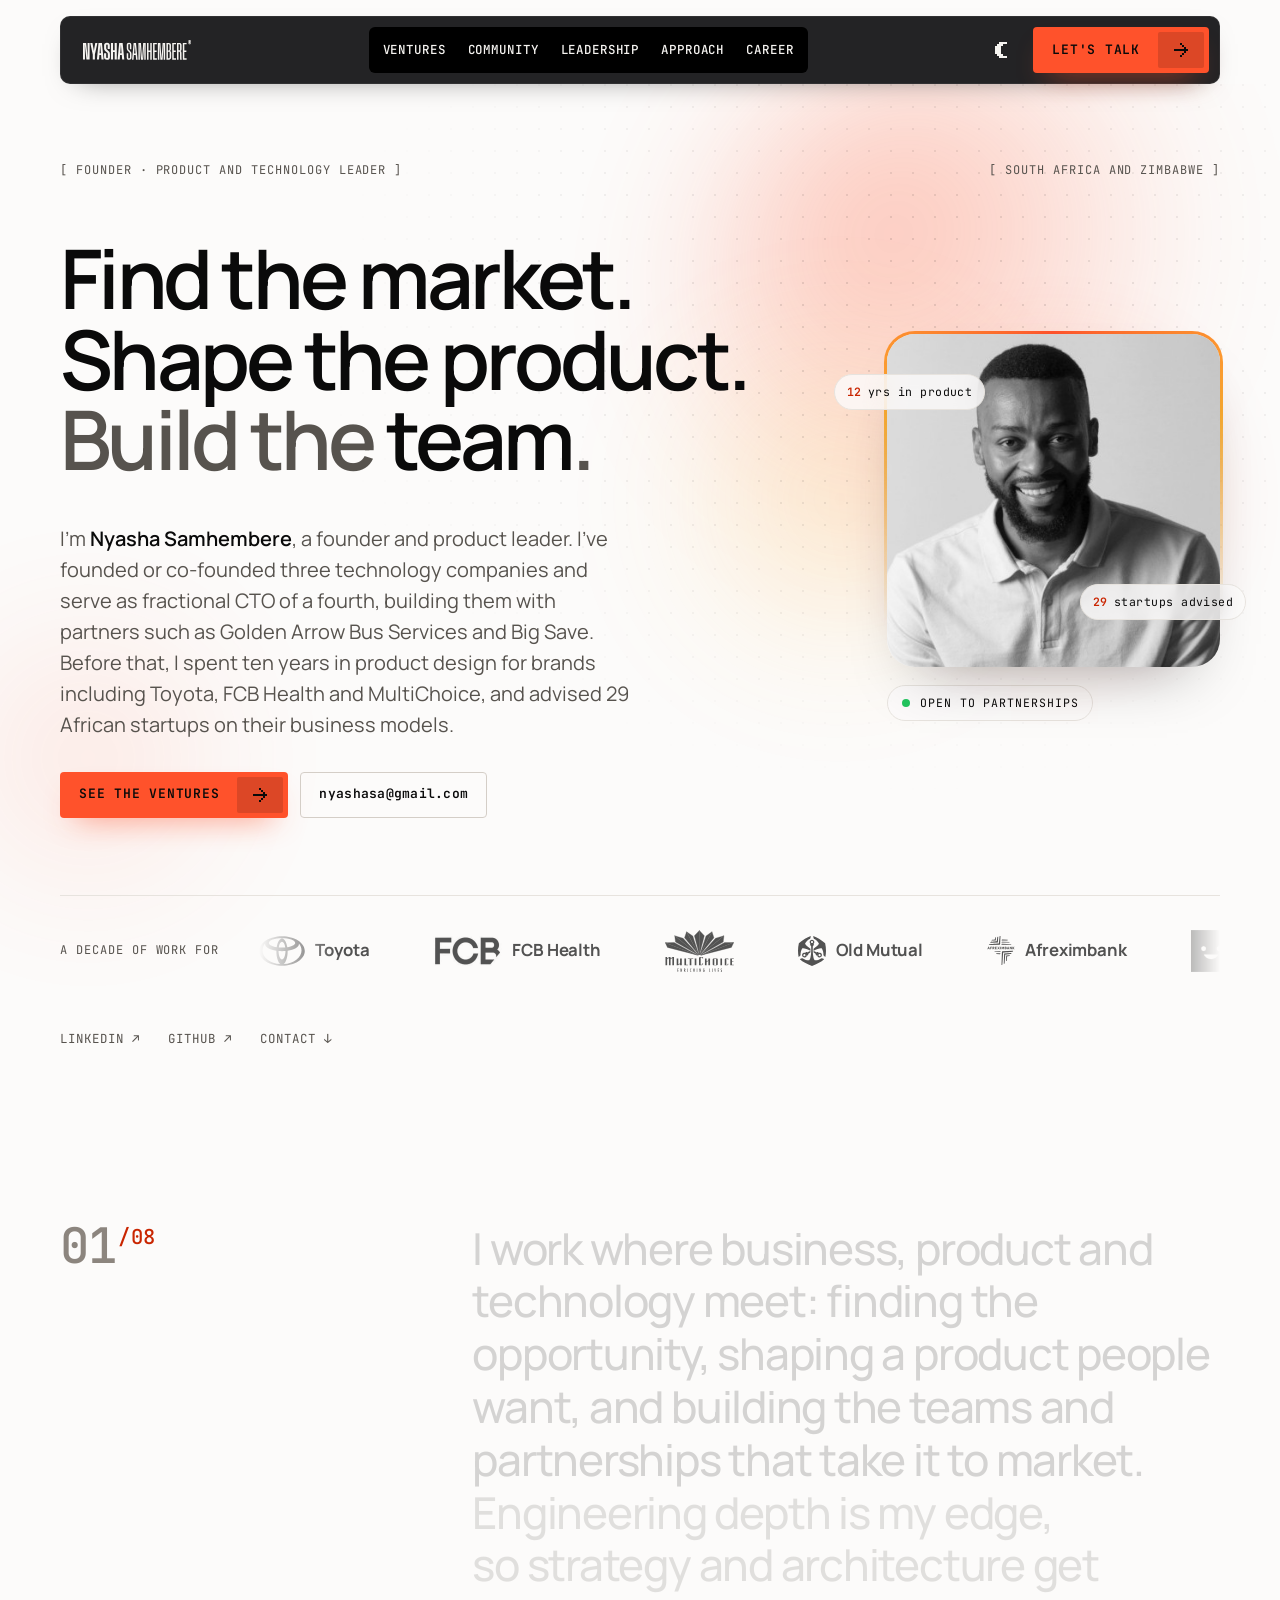
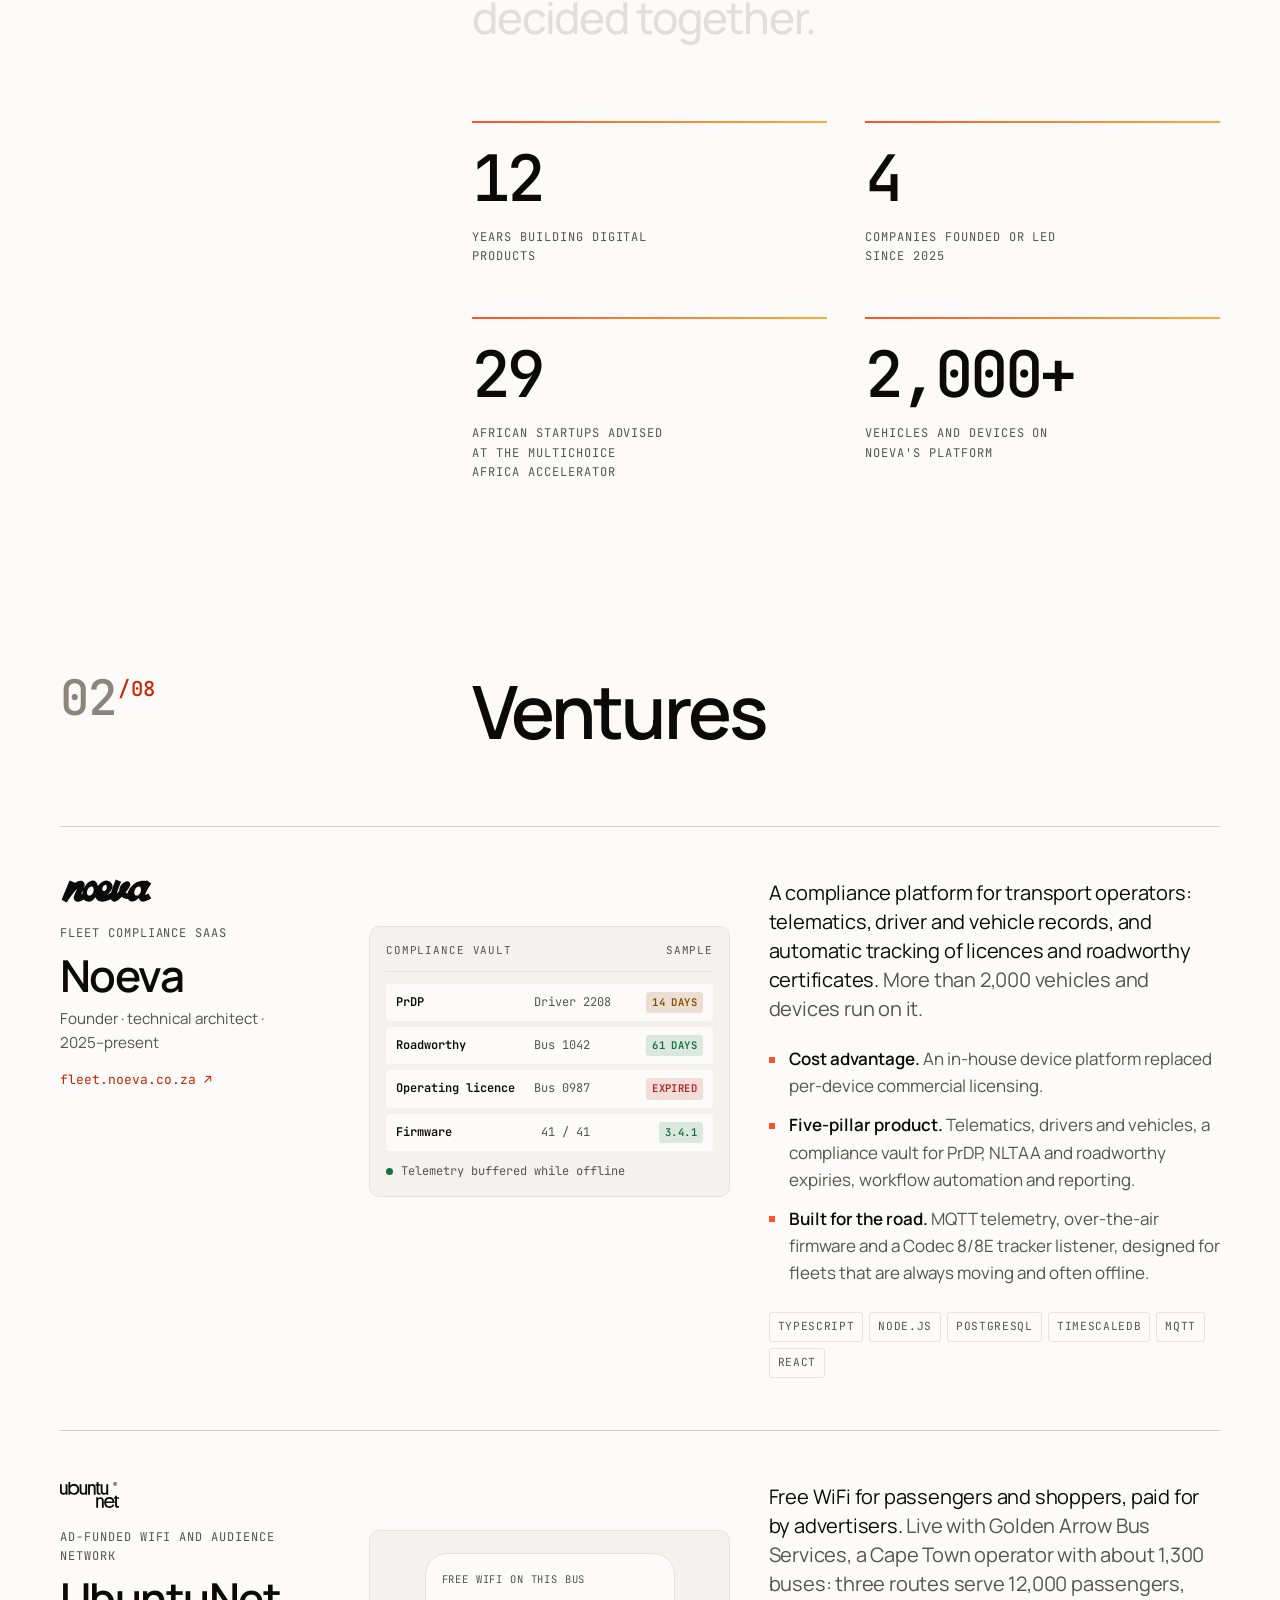
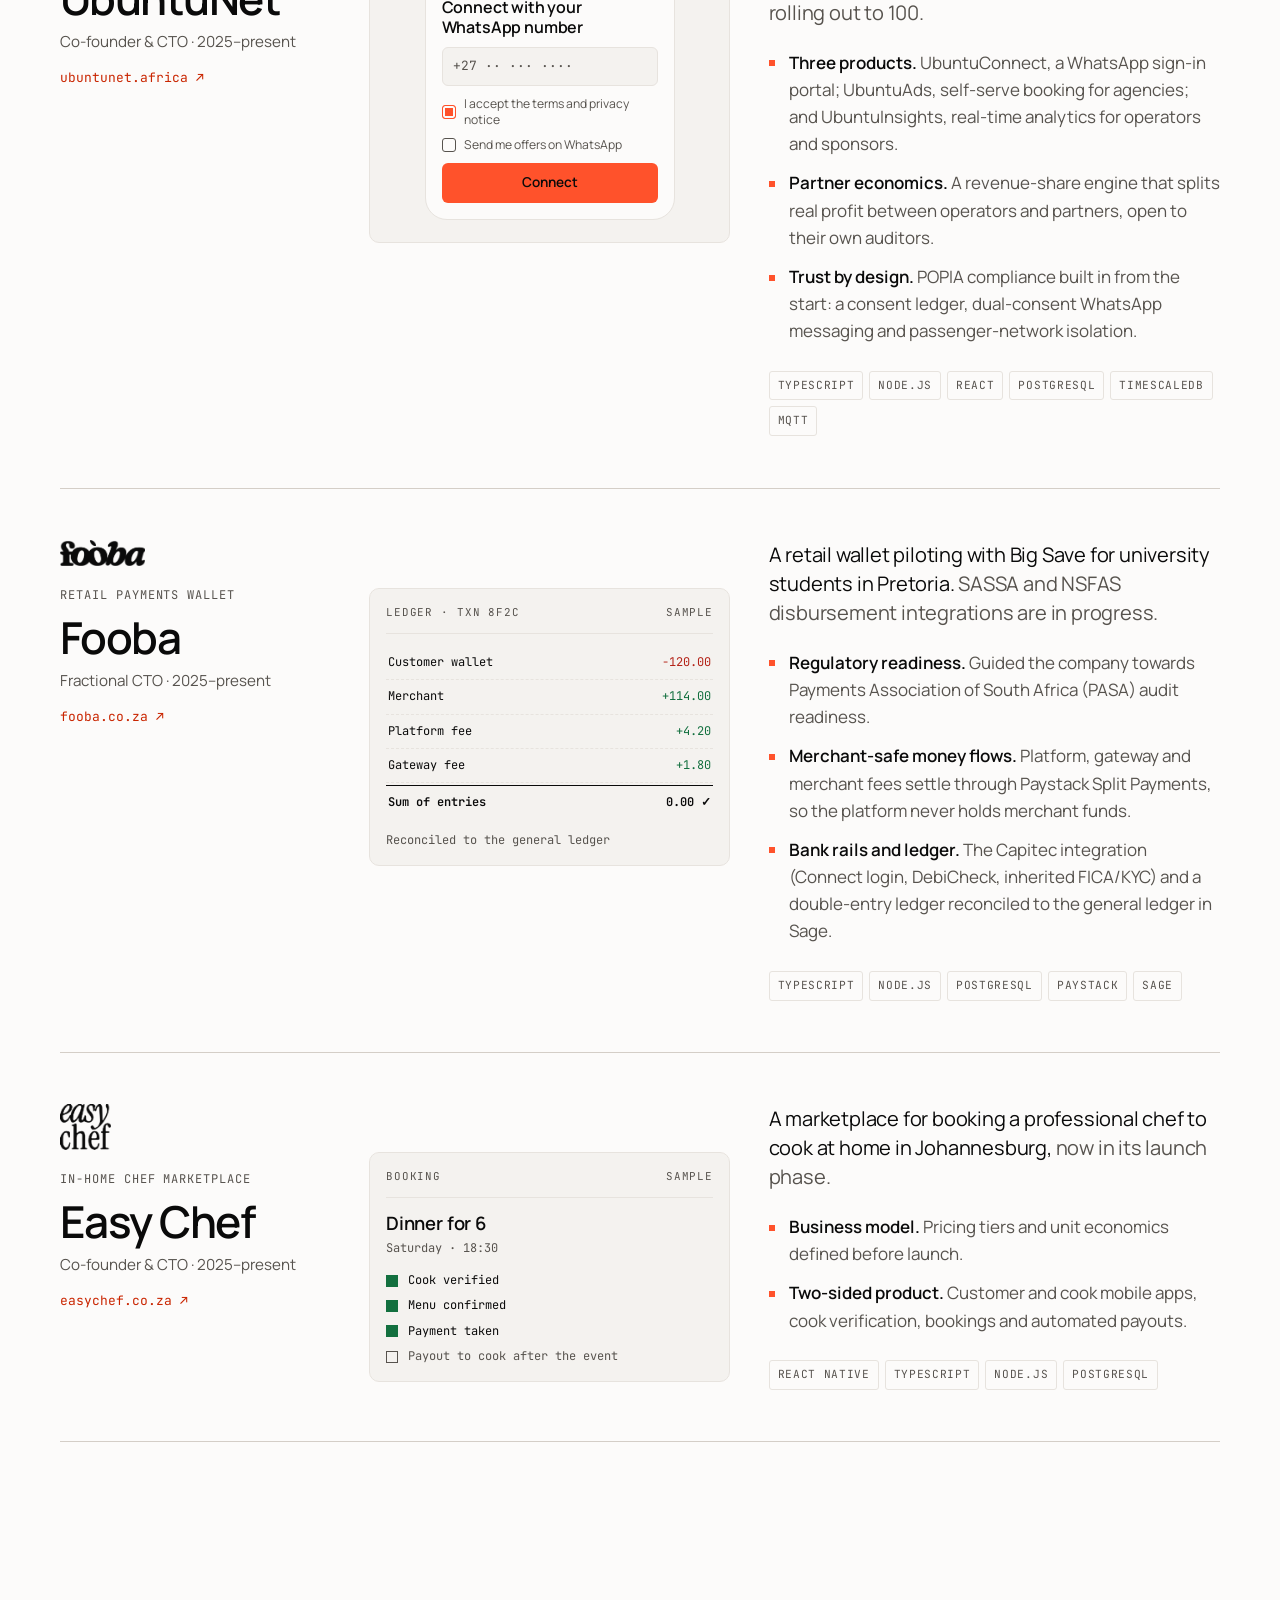
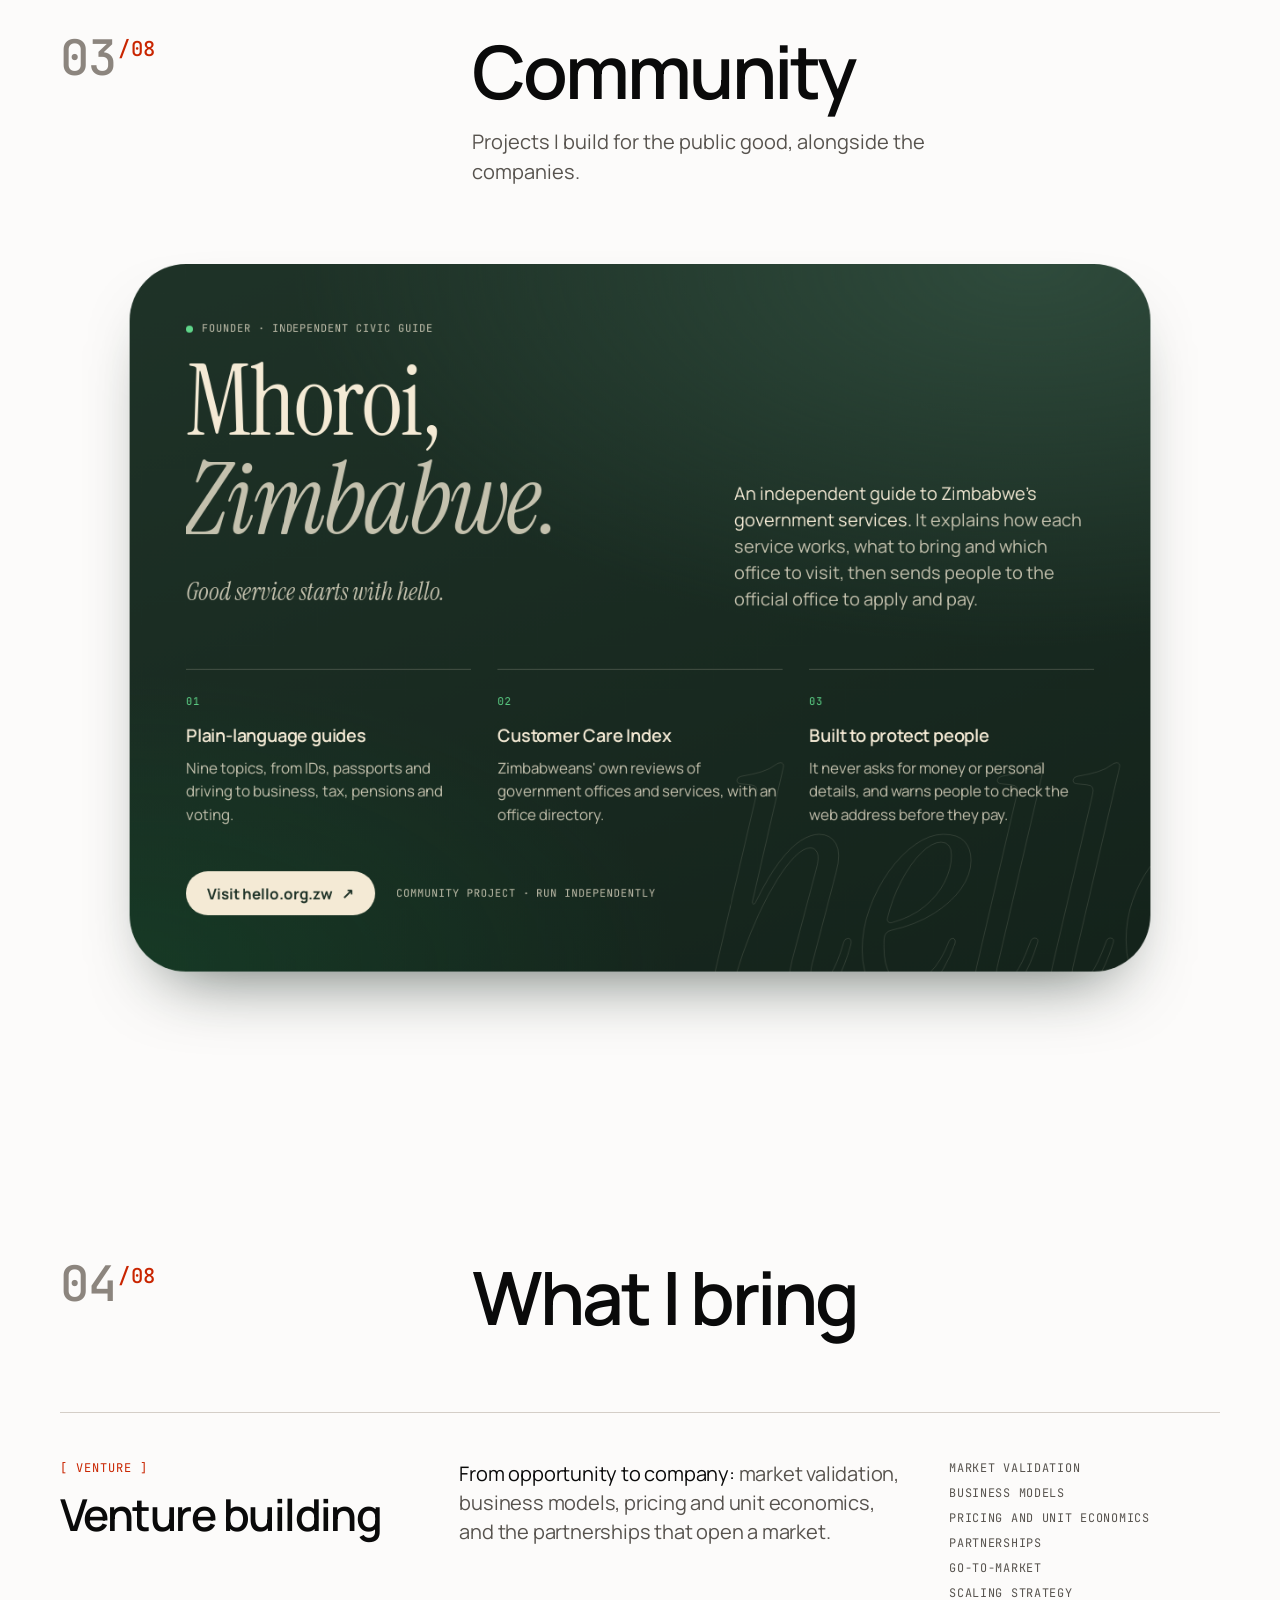
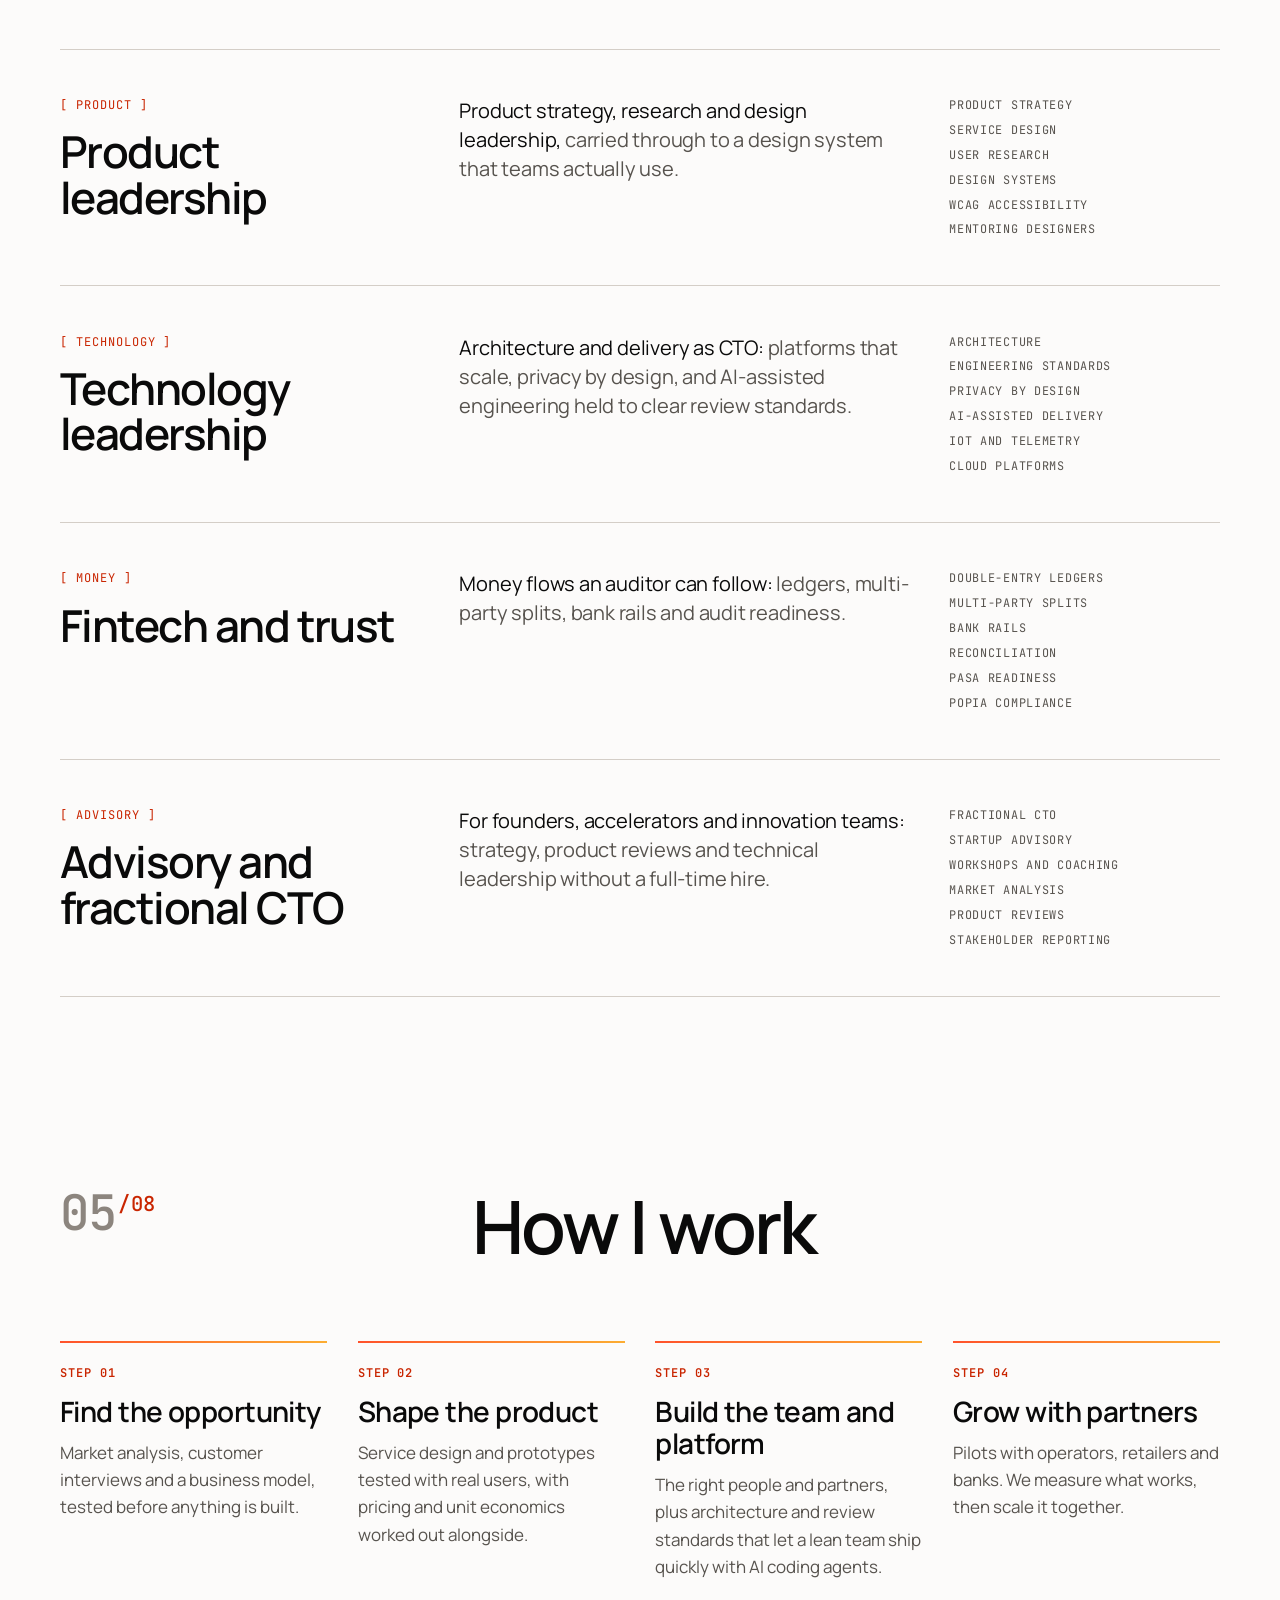
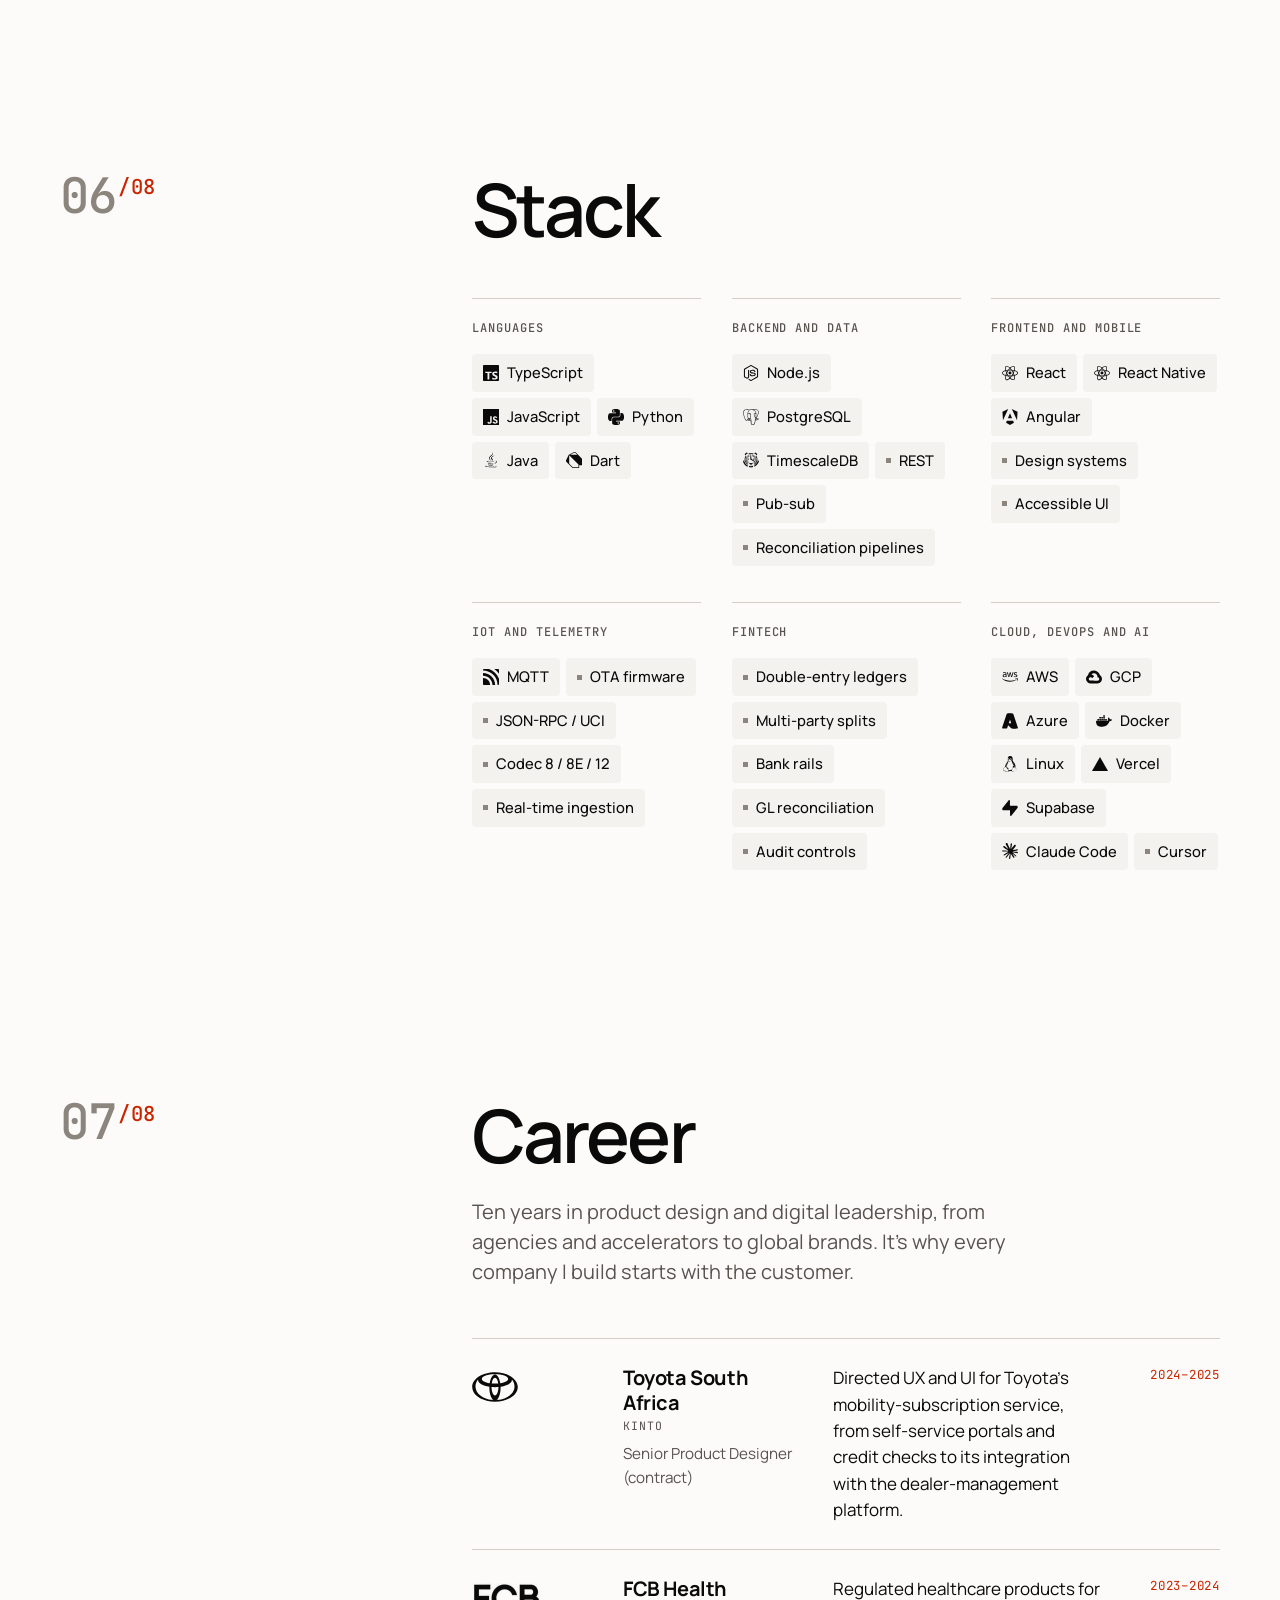
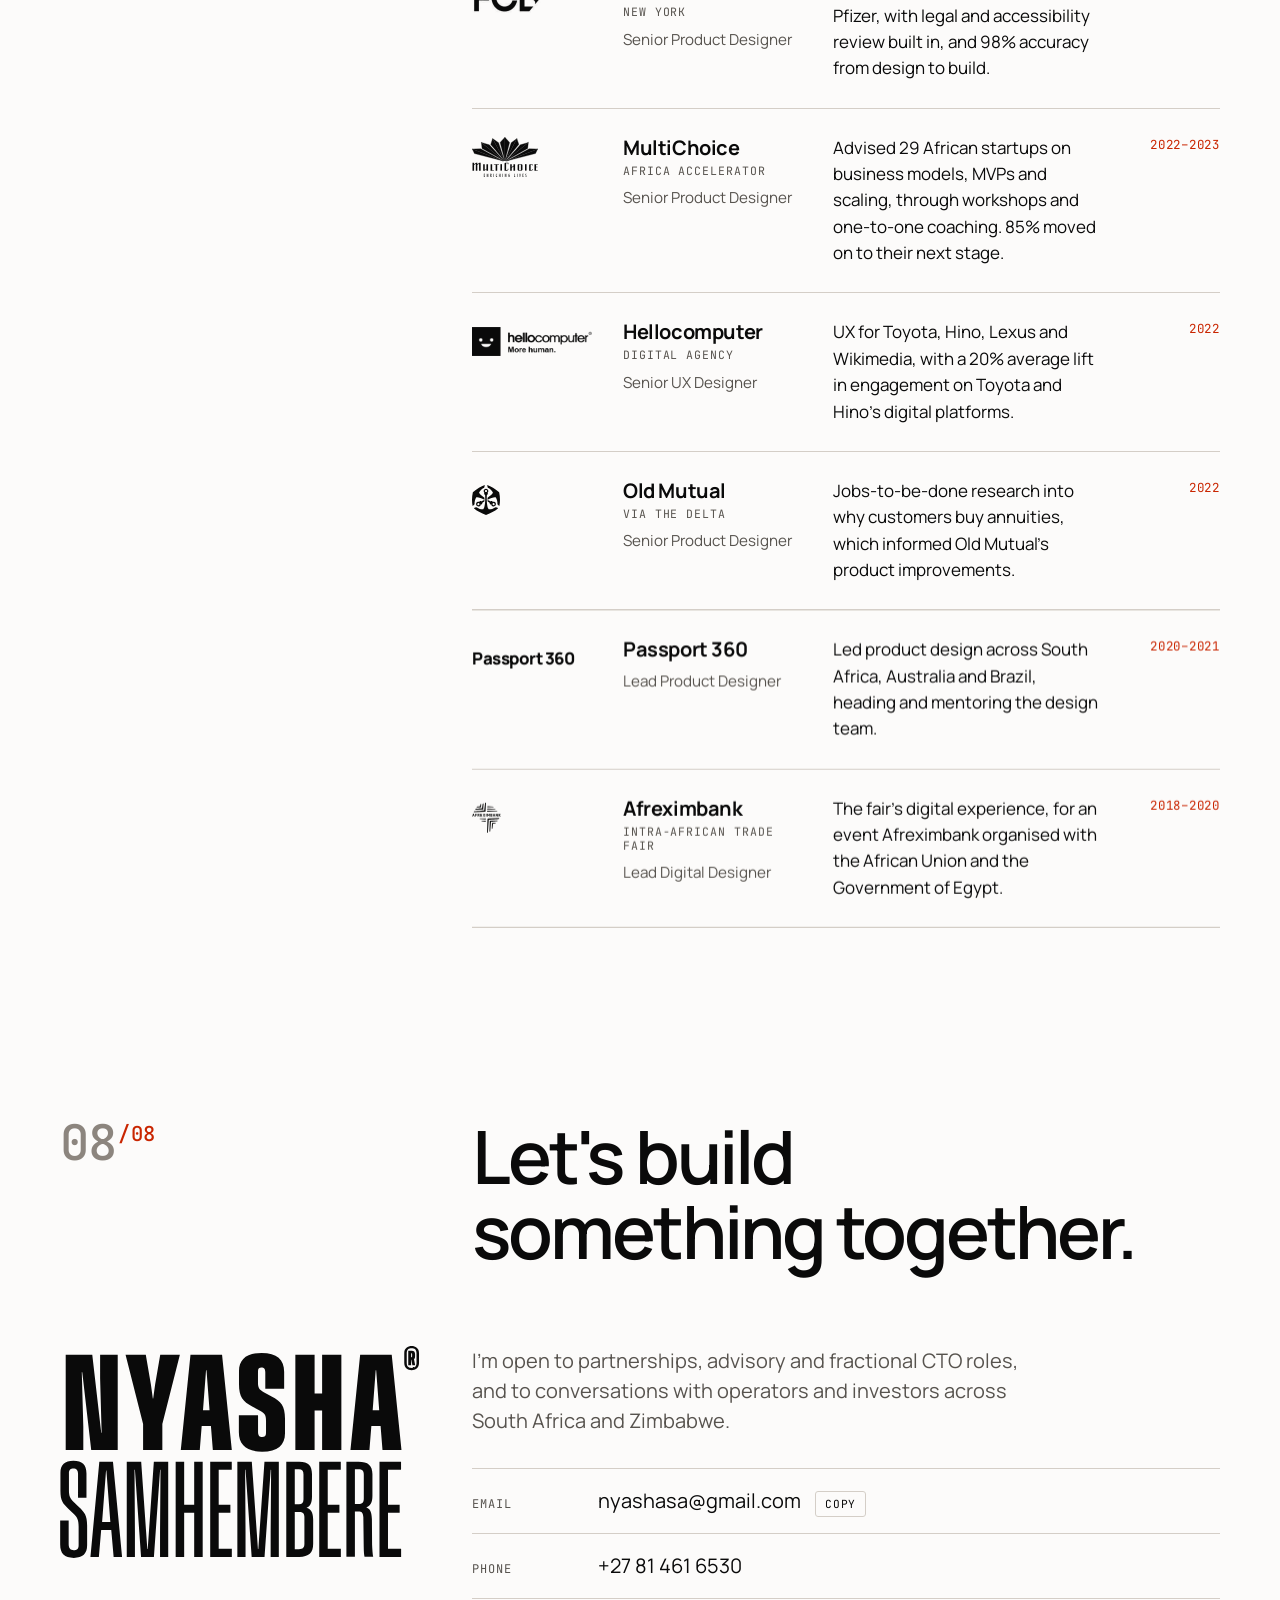
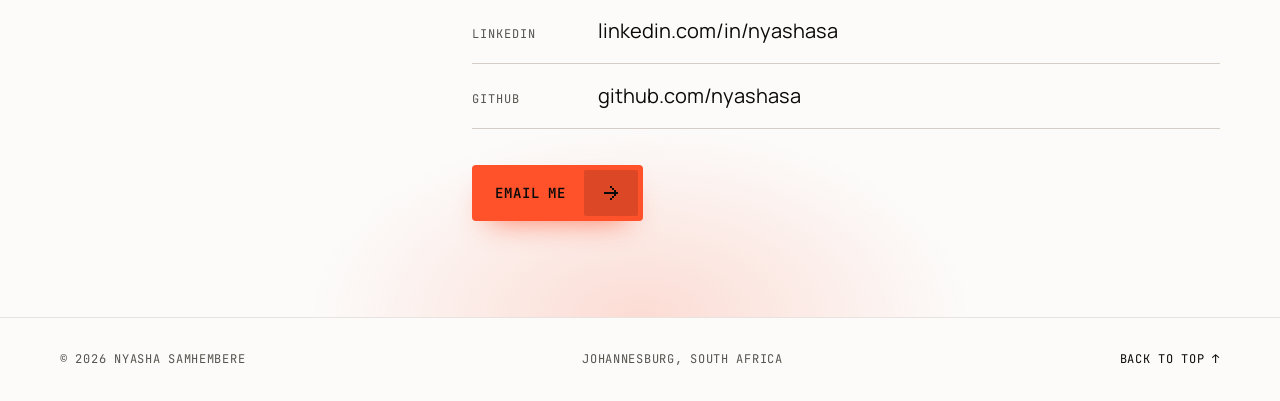
<file: website/index.html>
<!doctype html>
<html lang="en">
<head>
<meta charset="utf-8">
<meta name="viewport" content="width=device-width, initial-scale=1, viewport-fit=cover">
<title>Nyasha Samhembere · Founder and product leader</title>
<meta name="description" content="Founder and product leader building technology companies in South Africa and Zimbabwe: fleet compliance, ad-funded WiFi, payments and marketplaces, built with teams and partners.">
<meta name="color-scheme" content="light dark">
<meta name="theme-color" content="#FCFBFA" media="(prefers-color-scheme: light)">
<meta name="theme-color" content="#0A0A0B" media="(prefers-color-scheme: dark)">
<meta property="og:type" content="website">
<meta property="og:title" content="Nyasha Samhembere · Founder and product leader">
<meta property="og:description" content="Fleet compliance, ad-funded WiFi, payments and marketplaces, built with teams and partners across South Africa and Zimbabwe.">
<meta name="twitter:card" content="summary">
<link rel="icon" href="favicon.svg" type="image/svg+xml">
<link rel="preconnect" href="https://fonts.googleapis.com">
<link rel="preconnect" href="https://fonts.gstatic.com" crossorigin>
<link rel="stylesheet" href="https://fonts.googleapis.com/css2?family=Instrument+Serif:ital@0;1&amp;family=JetBrains+Mono:wght@400;500;600&amp;family=Manrope:wght@400;500;600;700;800&amp;display=swap">
<link rel="preload" href="assets/nyasha.jpg" as="image" fetchpriority="high">
<link rel="stylesheet" href="styles.css">
<script>
  (function () {
    var root = document.documentElement;
    root.classList.add("js");
    try {
      if (!window.matchMedia("(prefers-reduced-motion: reduce)").matches) root.classList.add("motion");
    } catch (e) {}
    setTimeout(function () {
      if (!window.__revealReady) root.classList.add("reveal-fallback");
    }, 3000);
    try {
      var saved = localStorage.getItem("theme");
      if (saved === "light" || saved === "dark") root.setAttribute("data-theme", saved);
    } catch (e) {}
  })();
</script>
<script type="application/ld+json">
  {
    "@context": "https://schema.org",
    "@type": "Person",
    "name": "Nyasha Samhembere",
    "jobTitle": "Founder and product leader",
    "email": "mailto:nyashasa@gmail.com",
    "image": "assets/nyasha.jpg",
    "address": { "@type": "PostalAddress", "addressLocality": "Johannesburg", "addressCountry": "ZA" },
    "sameAs": ["https://linkedin.com/in/nyashasa", "https://github.com/nyashasa"]
  }
</script>
<script src="vendor/motion-14.6.0.js" defer></script>
<script src="main.js" defer></script>
</head>
<body>
<a class="skip" href="#main">Skip to content</a>
<div class="progress" aria-hidden="true"><span class="progress-bar"></span></div>

<header class="site-header">
  <div class="wrap">
    <div class="bar">
      <a class="brand" href="#top" aria-label="Nyasha Samhembere, back to top">
        <span class="brand-logo" aria-hidden="true"></span>
      </a>

      <nav class="nav" aria-label="Primary">
        <span class="nav-pill" aria-hidden="true"></span>
        <ul class="nav-links" id="nav-links">
          <li><a href="#work">Ventures</a></li>
          <li><a href="#community">Community</a></li>
          <li><a href="#services">Leadership</a></li>
          <li><a href="#process">Approach</a></li>
          <li><a href="#experience">Career</a></li>
          <li class="nav-contact"><a href="#contact">Contact</a></li>
        </ul>
      </nav>

      <div class="bar-actions">
        <button class="icon-btn" type="button" id="theme-toggle" aria-label="Switch theme">
          <svg class="icon-moon" viewBox="0 0 8 8" width="16" height="16" aria-hidden="true" shape-rendering="crispEdges" fill="currentColor">
            <path d="M2 0h4v1H2zM1 1h3v1H1zM0 2h3v4H0zM1 6h3v1H1zM2 7h4v1H2z"/>
          </svg>
          <svg class="icon-sun" viewBox="0 0 9 9" width="17" height="17" aria-hidden="true" shape-rendering="crispEdges" fill="currentColor">
            <path d="M4 0h1v1H4zM1 1h1v1H1zM7 1h1v1H7zM3 2h3v1H3zM2 3h5v3H2zM0 4h1v1H0zM8 4h1v1H8zM3 6h3v1H3zM1 7h1v1H1zM7 7h1v1H7zM4 8h1v1H4z"/>
          </svg>
        </button>
        <a class="btn btn-accent bar-cta" href="#contact" data-magnetic>
          <span>Let's talk</span>
          <span class="btn-icon" aria-hidden="true">
            <svg viewBox="0 0 7 7" width="14" height="14" shape-rendering="crispEdges" fill="currentColor"><path d="M3 0h1v1H3zM4 1h1v1H4zM5 2h1v1H5zM0 3h7v1H0zM5 4h1v1H5zM4 5h1v1H4zM3 6h1v1H3z"/></svg>
          </span>
        </a>
        <button class="icon-btn menu-toggle" type="button" id="menu-toggle" aria-expanded="false" aria-controls="nav-links" aria-label="Open menu">
          <span class="menu-lines" aria-hidden="true"></span>
        </button>
      </div>
    </div>
  </div>
</header>

<main id="main">

  <section class="hero" id="top" aria-labelledby="hero-title">
    <div class="hero-bg" aria-hidden="true">
      <span class="aurora aurora-a"></span>
      <span class="aurora aurora-b"></span>
      <span class="aurora aurora-c"></span>
      <span class="dots"></span>
    </div>

    <div class="wrap">
      <div class="hero-meta">
        <span>[ Founder · Product and technology leader ]</span>
        <span>[ South Africa and Zimbabwe ]</span>
      </div>

      <div class="hero-top">
        <div class="hero-title-wrap">
          <h1 class="hero-title" id="hero-title">
            <span class="line"><span class="line-inner">Find the market.</span></span>
            <span class="line"><span class="line-inner">Shape the product.</span></span>
            <span class="line line-muted"><span class="line-inner">Build the <span class="mark">team</span>.</span></span>
          </h1>
        </div>

        <figure class="portrait" data-tilt>
          <div class="portrait-move">
            <div class="portrait-card">
              <span class="portrait-ring" aria-hidden="true"></span>
              <div class="portrait-frame">
                <img src="assets/nyasha.jpg" alt="Nyasha Samhembere" width="400" height="400" fetchpriority="high" decoding="async">
                <span class="portrait-glare" aria-hidden="true"></span>
              </div>
              <span class="float-chip chip-a" aria-hidden="true"><b>12</b> yrs in product</span>
              <span class="float-chip chip-b" aria-hidden="true"><b>29</b> startups advised</span>
            </div>
          </div>
          <figcaption class="portrait-tag"><span class="live-dot" aria-hidden="true"></span>Open to partnerships</figcaption>
        </figure>

        <div class="hero-copy">
          <p class="lede">I'm <strong>Nyasha Samhembere</strong>, a founder and product leader. I've founded or co-founded three technology companies and serve as fractional CTO of a fourth, building them with partners such as Golden Arrow Bus Services and Big Save. Before that, I spent ten years in product design for brands including Toyota, FCB Health and MultiChoice, and advised 29 African startups on their business models.</p>
          <div class="hero-actions">
            <a class="btn btn-accent" href="#work" data-magnetic>
              <span>See the ventures</span>
              <span class="btn-icon" aria-hidden="true">
                <svg viewBox="0 0 7 7" width="14" height="14" shape-rendering="crispEdges" fill="currentColor"><path d="M3 0h1v1H3zM4 1h1v1H4zM5 2h1v1H5zM0 3h7v1H0zM5 4h1v1H5zM4 5h1v1H4zM3 6h1v1H3z"/></svg>
              </span>
            </a>
            <a class="btn btn-ghost" href="mailto:nyashasa@gmail.com">nyashasa@gmail.com</a>
          </div>
        </div>
      </div>

      <div class="trust">
        <p class="trust-label">A decade of work for</p>
        <div class="marquee">
          <ul class="marquee-track" aria-label="Companies I have worked for">
            <li class="brand-chip"><span class="logo-mark" aria-hidden="true" style="--logo: url(assets/logos/toyota.svg); --ratio: 1.54"></span><span class="brand-label">Toyota</span></li>
            <li class="brand-chip"><span class="logo-mark" aria-hidden="true" style="--logo: url(assets/logos/fcb.png); --ratio: 2.3"></span><span class="brand-label">FCB Health</span></li>
            <li class="brand-chip"><span class="logo-mark logo-tall" role="img" aria-label="MultiChoice" style="--logo: url(assets/logos/multichoice.svg); --ratio: 1.65"></span></li>
            <li class="brand-chip"><span class="logo-mark" aria-hidden="true" style="--logo: url(assets/logos/old-mutual.svg); --ratio: 0.92"></span><span class="brand-label">Old Mutual</span></li>
            <li class="brand-chip"><span class="logo-mark" aria-hidden="true" style="--logo: url(assets/logos/afreximbank.svg); --ratio: 0.95"></span><span class="brand-label">Afreximbank</span></li>
            <li class="brand-chip"><span class="logo-mark logo-tall" role="img" aria-label="Hellocomputer" style="--logo: url(assets/logos/hellocomputer.png); --ratio: 4.08"></span></li>
          </ul>
        </div>
      </div>

      <ul class="hero-links">
        <li><a href="https://linkedin.com/in/nyashasa" target="_blank" rel="noopener">LinkedIn ↗</a></li>
        <li><a href="https://github.com/nyashasa" target="_blank" rel="noopener">GitHub ↗</a></li>
        <li><a href="#contact">Contact ↓</a></li>
      </ul>
    </div>
  </section>

  <section class="section" id="about" aria-labelledby="about-title">
    <div class="wrap split">
      <p class="index" aria-hidden="true" data-reveal>01<span>/08</span></p>
      <div class="split-main">
        <h2 class="sr-only" id="about-title">About</h2>
        <p class="statement" data-scrub>I work where business, product and technology meet: finding the opportunity, shaping a product people want, and building the teams and partnerships that take it to market. <span class="muted">Engineering depth is my edge, so strategy and architecture get decided together.</span></p>
        <dl class="stats" data-stagger>
          <div class="stat" data-reveal><dt>Years building digital products</dt><dd><span class="sr-only">12</span><span class="count" aria-hidden="true" data-to="12">12</span></dd></div>
          <div class="stat" data-reveal><dt>Companies founded or led since 2025</dt><dd><span class="sr-only">4</span><span class="count" aria-hidden="true" data-to="4">4</span></dd></div>
          <div class="stat" data-reveal><dt>African startups advised at the MultiChoice Africa Accelerator</dt><dd><span class="sr-only">29</span><span class="count" aria-hidden="true" data-to="29">29</span></dd></div>
          <div class="stat" data-reveal><dt>Vehicles and devices on Noeva's platform</dt><dd><span class="sr-only">2,000+</span><span class="count" aria-hidden="true" data-to="2000" data-suffix="+">2,000+</span></dd></div>
        </dl>
      </div>
    </div>
  </section>

  <section class="section" id="work" aria-labelledby="work-title">
    <div class="wrap">
      <div class="split section-head">
        <p class="index" aria-hidden="true" data-reveal>02<span>/08</span></p>
        <h2 class="h2" id="work-title" data-reveal>Ventures</h2>
      </div>

      <div class="cases">
        <article class="case" aria-labelledby="noeva-title" data-reveal>
          <div class="case-meta">
            <span class="case-logo logo-mark" aria-hidden="true" style="--logo: url(assets/logos/noeva.svg); --ratio: 3.58"></span>
            <p class="case-kicker">Fleet compliance SaaS</p>
            <h3 class="case-title" id="noeva-title">Noeva</h3>
            <p class="case-role">Founder · technical architect · <span class="nowrap">2025–present</span></p>
            <a class="case-link" href="https://fleet.noeva.co.za" target="_blank" rel="noopener">fleet.noeva.co.za ↗</a>
          </div>
          <div class="mini-wrap" data-parallax>
            <div class="mini" role="img" aria-label="Illustration of the Noeva compliance vault: document expiry status for drivers, buses and router firmware">
              <div class="mini-head"><span>Compliance vault</span><span>Sample</span></div>
              <ul class="vault">
                <li><span class="v-doc">PrDP</span><span class="v-ref">Driver 2208</span><span class="status warn">14 days</span></li>
                <li><span class="v-doc">Roadworthy</span><span class="v-ref">Bus 1042</span><span class="status">61 days</span></li>
                <li><span class="v-doc">Operating licence</span><span class="v-ref">Bus 0987</span><span class="status bad">Expired</span></li>
                <li><span class="v-doc">Firmware</span><span class="v-ref">41 / 41</span><span class="status">3.4.1</span></li>
              </ul>
              <div class="mini-foot"><span class="pulse" aria-hidden="true"></span>Telemetry buffered while offline</div>
            </div>
          </div>
          <div class="case-body">
            <p class="case-lead">A compliance platform for transport operators: telematics, driver and vehicle records, and automatic tracking of licences and roadworthy certificates. <span class="muted">More than 2,000 vehicles and devices run on it.</span></p>
            <ul class="case-points">
              <li><strong>Cost advantage.</strong> An in-house device platform replaced per-device commercial licensing.</li>
              <li><strong>Five-pillar product.</strong> Telematics, drivers and vehicles, a compliance vault for PrDP, NLTAA and roadworthy expiries, workflow automation and reporting.</li>
              <li><strong>Built for the road.</strong> MQTT telemetry, over-the-air firmware and a Codec 8/8E tracker listener, designed for fleets that are always moving and often offline.</li>
            </ul>
            <ul class="chips" aria-label="Stack">
              <li>TypeScript</li><li>Node.js</li><li>PostgreSQL</li><li>TimescaleDB</li><li>MQTT</li><li>React</li>
            </ul>
          </div>
        </article>

        <article class="case" aria-labelledby="ubuntunet-title" data-reveal>
          <div class="case-meta">
            <span class="case-logo logo-mark" aria-hidden="true" style="--logo: url(assets/logos/ubuntunet.svg); --ratio: 2.25"></span>
            <p class="case-kicker">Ad-funded WiFi and audience network</p>
            <h3 class="case-title" id="ubuntunet-title">UbuntuNet</h3>
            <p class="case-role">Co-founder &amp; CTO · <span class="nowrap">2025–present</span></p>
            <a class="case-link" href="https://ubuntunet.africa" target="_blank" rel="noopener">ubuntunet.africa ↗</a>
          </div>
          <div class="mini-wrap" data-parallax>
            <div class="mini mini-portal" role="img" aria-label="Illustration of the UbuntuConnect captive portal: free bus WiFi with WhatsApp-number sign-in and separate consent choices">
              <div class="phone">
                <p class="p-kicker">Free WiFi on this bus</p>
                <p class="p-title">Connect with your WhatsApp number</p>
                <div class="p-input">+27 ·· ··· ····</div>
                <div class="p-check"><span class="box on"></span>I accept the terms and privacy notice</div>
                <div class="p-check"><span class="box"></span>Send me offers on WhatsApp</div>
                <div class="p-btn">Connect</div>
              </div>
            </div>
          </div>
          <div class="case-body">
            <p class="case-lead">Free WiFi for passengers and shoppers, paid for by advertisers. <span class="muted">Live with Golden Arrow Bus Services, a Cape Town operator with about 1,300 buses: three routes serve 12,000 passengers, rolling out to 100.</span></p>
            <ul class="case-points">
              <li><strong>Three products.</strong> UbuntuConnect, a WhatsApp sign-in portal; UbuntuAds, self-serve booking for agencies; and UbuntuInsights, real-time analytics for operators and sponsors.</li>
              <li><strong>Partner economics.</strong> A revenue-share engine that splits real profit between operators and partners, open to their own auditors.</li>
              <li><strong>Trust by design.</strong> POPIA compliance built in from the start: a consent ledger, dual-consent WhatsApp messaging and passenger-network isolation.</li>
            </ul>
            <ul class="chips" aria-label="Stack">
              <li>TypeScript</li><li>Node.js</li><li>React</li><li>PostgreSQL</li><li>TimescaleDB</li><li>MQTT</li>
            </ul>
          </div>
        </article>

        <article class="case" aria-labelledby="fooba-title" data-reveal>
          <div class="case-meta">
            <span class="case-logo logo-mark" aria-hidden="true" style="--logo: url(assets/logos/fooba-wordmark.png); --ratio: 3.26"></span>
            <p class="case-kicker">Retail payments wallet</p>
            <h3 class="case-title" id="fooba-title">Fooba</h3>
            <p class="case-role">Fractional CTO · <span class="nowrap">2025–present</span></p>
            <a class="case-link" href="https://fooba.co.za" target="_blank" rel="noopener">fooba.co.za ↗</a>
          </div>
          <div class="mini-wrap" data-parallax>
            <div class="mini" role="img" aria-label="Illustration of a double-entry ledger: a 120.00 purchase split between merchant, platform and gateway, summing to zero">
              <div class="mini-head"><span>Ledger · txn 8f2c</span><span>Sample</span></div>
              <div class="ledger">
                <div class="l-row"><span>Customer wallet</span><span class="amt neg">−120.00</span></div>
                <div class="l-row"><span>Merchant</span><span class="amt pos">+114.00</span></div>
                <div class="l-row"><span>Platform fee</span><span class="amt pos">+4.20</span></div>
                <div class="l-row"><span>Gateway fee</span><span class="amt pos">+1.80</span></div>
                <div class="l-row l-sum"><span>Sum of entries</span><span class="amt">0.00 ✓</span></div>
              </div>
              <div class="mini-foot">Reconciled to the general ledger</div>
            </div>
          </div>
          <div class="case-body">
            <p class="case-lead">A retail wallet piloting with Big Save for university students in Pretoria. <span class="muted">SASSA and NSFAS disbursement integrations are in progress.</span></p>
            <ul class="case-points">
              <li><strong>Regulatory readiness.</strong> Guided the company towards Payments Association of South Africa (PASA) audit readiness.</li>
              <li><strong>Merchant-safe money flows.</strong> Platform, gateway and merchant fees settle through Paystack Split Payments, so the platform never holds merchant funds.</li>
              <li><strong>Bank rails and ledger.</strong> The Capitec integration (Connect login, DebiCheck, inherited FICA/KYC) and a double-entry ledger reconciled to the general ledger in Sage.</li>
            </ul>
            <ul class="chips" aria-label="Stack">
              <li>TypeScript</li><li>Node.js</li><li>PostgreSQL</li><li>Paystack</li><li>Sage</li>
            </ul>
          </div>
        </article>

        <article class="case" aria-labelledby="easychef-title" data-reveal>
          <div class="case-meta">
            <span class="case-logo logo-mark logo-stacked" aria-hidden="true" style="--logo: url(assets/logos/easychef.png); --ratio: 1.12"></span>
            <p class="case-kicker">In-home chef marketplace</p>
            <h3 class="case-title" id="easychef-title">Easy Chef</h3>
            <p class="case-role">Co-founder &amp; CTO · <span class="nowrap">2025–present</span></p>
            <a class="case-link" href="https://easychef.co.za" target="_blank" rel="noopener">easychef.co.za ↗</a>
          </div>
          <div class="mini-wrap" data-parallax>
            <div class="mini" role="img" aria-label="Illustration of an Easy Chef booking: dinner for six with a verified cook, payment taken and payout pending">
              <div class="mini-head"><span>Booking</span><span>Sample</span></div>
              <p class="b-title">Dinner for 6</p>
              <p class="b-when">Saturday · 18:30</p>
              <ul class="b-steps">
                <li class="done">Cook verified</li>
                <li class="done">Menu confirmed</li>
                <li class="done">Payment taken</li>
                <li>Payout to cook after the event</li>
              </ul>
            </div>
          </div>
          <div class="case-body">
            <p class="case-lead">A marketplace for booking a professional chef to cook at home in Johannesburg, <span class="muted">now in its launch phase.</span></p>
            <ul class="case-points">
              <li><strong>Business model.</strong> Pricing tiers and unit economics defined before launch.</li>
              <li><strong>Two-sided product.</strong> Customer and cook mobile apps, cook verification, bookings and automated payouts.</li>
            </ul>
            <ul class="chips" aria-label="Stack">
              <li>React Native</li><li>TypeScript</li><li>Node.js</li><li>PostgreSQL</li>
            </ul>
          </div>
        </article>
      </div>
    </div>
  </section>

  <section class="section" id="community" aria-labelledby="community-title">
    <div class="wrap">
      <div class="split section-head">
        <p class="index" aria-hidden="true" data-reveal>03<span>/08</span></p>
        <div>
          <h2 class="h2" id="community-title" data-reveal>Community</h2>
          <p class="section-intro" data-reveal>Projects I build for the public good, alongside the companies.</p>
        </div>
      </div>

      <article class="hello" aria-labelledby="hello-title" data-hello>
        <span class="hello-bg" aria-hidden="true">hello</span>
        <div class="hello-top">
          <div>
            <p class="hello-kicker"><i aria-hidden="true"></i>Founder · independent civic guide</p>
            <h3 class="hello-greeting" id="hello-title">
              <span class="sr-only">Hello, Zimbabwe</span>
              <span class="greet-line" aria-hidden="true"><span class="greet-word">Mhoroi,</span></span>
              <span class="greet-line" aria-hidden="true">Zimbabwe.</span>
            </h3>
            <p class="hello-tag">Good service starts with hello.</p>
          </div>
          <p class="hello-lead">An independent guide to Zimbabwe's government services. <span>It explains how each service works, what to bring and which office to visit, then sends people to the official office to apply and pay.</span></p>
        </div>
        <ul class="hello-features" data-stagger>
          <li data-reveal>
            <span class="hf-num">01</span>
            <h4>Plain-language guides</h4>
            <p>Nine topics, from IDs, passports and driving to business, tax, pensions and voting.</p>
          </li>
          <li data-reveal>
            <span class="hf-num">02</span>
            <h4>Customer Care Index</h4>
            <p>Zimbabweans' own reviews of government offices and services, with an office directory.</p>
          </li>
          <li data-reveal>
            <span class="hf-num">03</span>
            <h4>Built to protect people</h4>
            <p>It never asks for money or personal details, and warns people to check the web address before they pay.</p>
          </li>
        </ul>
        <div class="hello-foot">
          <a class="hello-btn" href="https://hello.org.zw" target="_blank" rel="noopener">Visit hello.org.zw <span aria-hidden="true">↗</span></a>
          <p class="hello-role">Community project · run independently</p>
        </div>
      </article>
    </div>
  </section>

  <section class="section" id="services" aria-labelledby="services-title">
    <div class="wrap">
      <div class="split section-head">
        <p class="index" aria-hidden="true" data-reveal>04<span>/08</span></p>
        <h2 class="h2" id="services-title" data-reveal>What I bring</h2>
      </div>

      <ul class="services">
        <li class="service" data-reveal>
          <div class="service-head">
            <p class="service-label">[ Venture ]</p>
            <h3 class="service-title">Venture building</h3>
          </div>
          <p class="service-desc">From opportunity to company: <span class="muted">market validation, business models, pricing and unit economics, and the partnerships that open a market.</span></p>
          <ul class="service-tags"><li>Market validation</li><li>Business models</li><li>Pricing and unit economics</li><li>Partnerships</li><li>Go-to-market</li><li>Scaling strategy</li></ul>
        </li>
        <li class="service" data-reveal>
          <div class="service-head">
            <p class="service-label">[ Product ]</p>
            <h3 class="service-title">Product leadership</h3>
          </div>
          <p class="service-desc">Product strategy, research and design leadership, <span class="muted">carried through to a design system that teams actually use.</span></p>
          <ul class="service-tags"><li>Product strategy</li><li>Service design</li><li>User research</li><li>Design systems</li><li>WCAG accessibility</li><li>Mentoring designers</li></ul>
        </li>
        <li class="service" data-reveal>
          <div class="service-head">
            <p class="service-label">[ Technology ]</p>
            <h3 class="service-title">Technology leadership</h3>
          </div>
          <p class="service-desc">Architecture and delivery as CTO: <span class="muted">platforms that scale, privacy by design, and AI-assisted engineering held to clear review standards.</span></p>
          <ul class="service-tags"><li>Architecture</li><li>Engineering standards</li><li>Privacy by design</li><li>AI-assisted delivery</li><li>IoT and telemetry</li><li>Cloud platforms</li></ul>
        </li>
        <li class="service" data-reveal>
          <div class="service-head">
            <p class="service-label">[ Money ]</p>
            <h3 class="service-title">Fintech and trust</h3>
          </div>
          <p class="service-desc">Money flows an auditor can follow: <span class="muted">ledgers, multi-party splits, bank rails and audit readiness.</span></p>
          <ul class="service-tags"><li>Double-entry ledgers</li><li>Multi-party splits</li><li>Bank rails</li><li>Reconciliation</li><li>PASA readiness</li><li>POPIA compliance</li></ul>
        </li>
        <li class="service" data-reveal>
          <div class="service-head">
            <p class="service-label">[ Advisory ]</p>
            <h3 class="service-title">Advisory and fractional CTO</h3>
          </div>
          <p class="service-desc">For founders, accelerators and innovation teams: <span class="muted">strategy, product reviews and technical leadership without a full-time hire.</span></p>
          <ul class="service-tags"><li>Fractional CTO</li><li>Startup advisory</li><li>Workshops and coaching</li><li>Market analysis</li><li>Product reviews</li><li>Stakeholder reporting</li></ul>
        </li>
      </ul>
    </div>
  </section>

  <section class="section" id="process" aria-labelledby="process-title">
    <div class="wrap">
      <div class="split section-head">
        <p class="index" aria-hidden="true" data-reveal>05<span>/08</span></p>
        <h2 class="h2" id="process-title" data-reveal>How I work</h2>
      </div>
      <div class="steps-wrap">
        <ol class="steps" data-stagger>
          <li class="step" data-reveal>
            <span class="step-num">Step 01</span>
            <h3>Find the opportunity</h3>
            <p>Market analysis, customer interviews and a business model, tested before anything is built.</p>
          </li>
          <li class="step" data-reveal>
            <span class="step-num">Step 02</span>
            <h3>Shape the product</h3>
            <p>Service design and prototypes tested with real users, with pricing and unit economics worked out alongside.</p>
          </li>
          <li class="step" data-reveal>
            <span class="step-num">Step 03</span>
            <h3>Build the team and platform</h3>
            <p>The right people and partners, plus architecture and review standards that let a lean team ship quickly with AI coding agents.</p>
          </li>
          <li class="step" data-reveal>
            <span class="step-num">Step 04</span>
            <h3>Grow with partners</h3>
            <p>Pilots with operators, retailers and banks. We measure what works, then scale it together.</p>
          </li>
        </ol>
      </div>
    </div>
  </section>

  <section class="section" id="stack" aria-labelledby="stack-title">
    <div class="wrap split">
      <p class="index" aria-hidden="true" data-reveal>06<span>/08</span></p>
      <div class="split-main">
        <h2 class="h2" id="stack-title" data-reveal>Stack</h2>
        <div class="stack-grid" data-stagger>
          <div class="stack-group" data-reveal>
            <h3>Languages</h3>
            <ul>
              <li class="has-ico"><span class="ico" aria-hidden="true" style="--logo: url(assets/stack/typescript.svg)"></span>TypeScript</li>
              <li class="has-ico"><span class="ico" aria-hidden="true" style="--logo: url(assets/stack/javascript.svg)"></span>JavaScript</li>
              <li class="has-ico"><span class="ico" aria-hidden="true" style="--logo: url(assets/stack/python.svg)"></span>Python</li>
              <li class="has-ico"><span class="ico" aria-hidden="true" style="--logo: url(assets/stack/java.svg)"></span>Java</li>
              <li class="has-ico"><span class="ico" aria-hidden="true" style="--logo: url(assets/stack/dart.svg)"></span>Dart</li>
            </ul>
          </div>
          <div class="stack-group" data-reveal>
            <h3>Backend and data</h3>
            <ul>
              <li class="has-ico"><span class="ico" aria-hidden="true" style="--logo: url(assets/stack/nodejs.svg)"></span>Node.js</li>
              <li class="has-ico"><span class="ico" aria-hidden="true" style="--logo: url(assets/stack/postgresql.svg)"></span>PostgreSQL</li>
              <li class="has-ico"><span class="ico" aria-hidden="true" style="--logo: url(assets/stack/timescale.svg)"></span>TimescaleDB</li>
              <li>REST</li><li>Pub-sub</li><li>Reconciliation pipelines</li>
            </ul>
          </div>
          <div class="stack-group" data-reveal>
            <h3>Frontend and mobile</h3>
            <ul>
              <li class="has-ico"><span class="ico" aria-hidden="true" style="--logo: url(assets/stack/react.svg)"></span>React</li>
              <li class="has-ico"><span class="ico" aria-hidden="true" style="--logo: url(assets/stack/react.svg)"></span>React Native</li>
              <li class="has-ico"><span class="ico" aria-hidden="true" style="--logo: url(assets/stack/angular.svg)"></span>Angular</li>
              <li>Design systems</li><li>Accessible UI</li>
            </ul>
          </div>
          <div class="stack-group" data-reveal>
            <h3>IoT and telemetry</h3>
            <ul>
              <li class="has-ico"><span class="ico" aria-hidden="true" style="--logo: url(assets/stack/mqtt.svg)"></span>MQTT</li>
              <li>OTA firmware</li><li>JSON-RPC / UCI</li><li>Codec 8 / 8E / 12</li><li>Real-time ingestion</li>
            </ul>
          </div>
          <div class="stack-group" data-reveal>
            <h3>Fintech</h3>
            <ul><li>Double-entry ledgers</li><li>Multi-party splits</li><li>Bank rails</li><li>GL reconciliation</li><li>Audit controls</li></ul>
          </div>
          <div class="stack-group" data-reveal>
            <h3>Cloud, DevOps and AI</h3>
            <ul>
              <li class="has-ico"><span class="ico" aria-hidden="true" style="--logo: url(assets/stack/aws.svg)"></span>AWS</li>
              <li class="has-ico"><span class="ico" aria-hidden="true" style="--logo: url(assets/stack/gcp.svg)"></span>GCP</li>
              <li class="has-ico"><span class="ico" aria-hidden="true" style="--logo: url(assets/stack/azure.svg)"></span>Azure</li>
              <li class="has-ico"><span class="ico" aria-hidden="true" style="--logo: url(assets/stack/docker.svg)"></span>Docker</li>
              <li class="has-ico"><span class="ico" aria-hidden="true" style="--logo: url(assets/stack/linux.svg)"></span>Linux</li>
              <li class="has-ico"><span class="ico" aria-hidden="true" style="--logo: url(assets/stack/vercel.svg)"></span>Vercel</li>
              <li class="has-ico"><span class="ico" aria-hidden="true" style="--logo: url(assets/stack/supabase.svg)"></span>Supabase</li>
              <li class="has-ico"><span class="ico" aria-hidden="true" style="--logo: url(assets/stack/claude.svg)"></span>Claude Code</li>
              <li>Cursor</li>
            </ul>
          </div>
        </div>
      </div>
    </div>
  </section>

  <section class="section" id="experience" aria-labelledby="experience-title">
    <div class="wrap split">
      <p class="index" aria-hidden="true" data-reveal>07<span>/08</span></p>
      <div class="split-main">
        <h2 class="h2" id="experience-title" data-reveal>Career</h2>
        <p class="exp-intro" data-reveal>Ten years in product design and digital leadership, from agencies and accelerators to global brands. It's why every company I build starts with the customer.</p>
        <ol class="career" data-stagger>
          <li class="job" data-reveal>
            <span class="job-logo"><span class="logo-mark" aria-hidden="true" style="--logo: url(assets/logos/toyota.svg); --ratio: 1.54"></span></span>
            <div class="job-main">
              <h3 class="job-org">Toyota South Africa <span>KINTO</span></h3>
              <p class="job-role">Senior Product Designer (contract)</p>
            </div>
            <p class="job-note">Directed UX and UI for Toyota's mobility-subscription service, from self-service portals and credit checks to its integration with the dealer-management platform.</p>
            <p class="job-years">2024–2025</p>
          </li>
          <li class="job" data-reveal>
            <span class="job-logo"><span class="logo-mark" aria-hidden="true" style="--logo: url(assets/logos/fcb.png); --ratio: 2.3"></span></span>
            <div class="job-main">
              <h3 class="job-org">FCB Health <span>New York</span></h3>
              <p class="job-role">Senior Product Designer</p>
            </div>
            <p class="job-note">Regulated healthcare products for Pfizer, with legal and accessibility review built in, and 98% accuracy from design to build.</p>
            <p class="job-years">2023–2024</p>
          </li>
          <li class="job" data-reveal>
            <span class="job-logo"><span class="logo-mark logo-tall" aria-hidden="true" style="--logo: url(assets/logos/multichoice.svg); --ratio: 1.65"></span></span>
            <div class="job-main">
              <h3 class="job-org">MultiChoice <span>Africa Accelerator</span></h3>
              <p class="job-role">Senior Product Designer</p>
            </div>
            <p class="job-note">Advised 29 African startups on business models, MVPs and scaling, through workshops and one-to-one coaching. 85% moved on to their next stage.</p>
            <p class="job-years">2022–2023</p>
          </li>
          <li class="job" data-reveal>
            <span class="job-logo"><span class="logo-mark" aria-hidden="true" style="--logo: url(assets/logos/hellocomputer.png); --ratio: 4.08"></span></span>
            <div class="job-main">
              <h3 class="job-org">Hellocomputer <span>Digital agency</span></h3>
              <p class="job-role">Senior UX Designer</p>
            </div>
            <p class="job-note">UX for Toyota, Hino, Lexus and Wikimedia, with a 20% average lift in engagement on Toyota and Hino's digital platforms.</p>
            <p class="job-years">2022</p>
          </li>
          <li class="job" data-reveal>
            <span class="job-logo"><span class="logo-mark" aria-hidden="true" style="--logo: url(assets/logos/old-mutual.svg); --ratio: 0.92"></span></span>
            <div class="job-main">
              <h3 class="job-org">Old Mutual <span>via The Delta</span></h3>
              <p class="job-role">Senior Product Designer</p>
            </div>
            <p class="job-note">Jobs-to-be-done research into why customers buy annuities, which informed Old Mutual's product improvements.</p>
            <p class="job-years">2022</p>
          </li>
          <li class="job" data-reveal>
            <span class="job-logo"><span class="wordmark job-wordmark" aria-hidden="true">Passport 360</span></span>
            <div class="job-main">
              <h3 class="job-org">Passport 360</h3>
              <p class="job-role">Lead Product Designer</p>
            </div>
            <p class="job-note">Led product design across South Africa, Australia and Brazil, heading and mentoring the design team.</p>
            <p class="job-years">2020–2021</p>
          </li>
          <li class="job" data-reveal>
            <span class="job-logo"><span class="logo-mark" aria-hidden="true" style="--logo: url(assets/logos/afreximbank.svg); --ratio: 0.95"></span></span>
            <div class="job-main">
              <h3 class="job-org">Afreximbank <span>Intra-African Trade Fair</span></h3>
              <p class="job-role">Lead Digital Designer</p>
            </div>
            <p class="job-note">The fair's digital experience, for an event Afreximbank organised with the African Union and the Government of Egypt.</p>
            <p class="job-years">2018–2020</p>
          </li>
        </ol>
      </div>
    </div>
  </section>

  <section class="section contact" id="contact" aria-labelledby="contact-title">
    <div class="contact-glow" aria-hidden="true"></div>
    <div class="wrap">
      <div class="split section-head">
        <p class="index" aria-hidden="true" data-reveal>08<span>/08</span></p>
        <h2 class="h2" id="contact-title" data-reveal>Let's build something together.</h2>
      </div>
      <div class="split">
        <span class="contact-logo" aria-hidden="true" data-reveal></span>
        <div class="split-main" data-reveal>
          <p class="contact-lead">I'm open to partnerships, advisory and fractional CTO roles, and to conversations with operators and investors across South Africa and Zimbabwe.</p>
          <dl class="contact-list">
            <div>
              <dt>Email</dt>
              <dd>
                <a href="mailto:nyashasa@gmail.com" id="email-link">nyashasa@gmail.com</a>
                <button class="copy-btn" type="button" id="copy-email" data-copy="nyashasa@gmail.com">Copy</button>
                <span class="copy-status" id="copy-status" aria-live="polite"></span>
              </dd>
            </div>
            <div><dt>Phone</dt><dd><a href="tel:+27814616530">+27 81 461 6530</a></dd></div>
            <div><dt>LinkedIn</dt><dd><a href="https://linkedin.com/in/nyashasa" target="_blank" rel="noopener">linkedin.com/in/nyashasa</a></dd></div>
            <div><dt>GitHub</dt><dd><a href="https://github.com/nyashasa" target="_blank" rel="noopener">github.com/nyashasa</a></dd></div>
          </dl>
          <a class="btn btn-accent btn-lg" href="mailto:nyashasa@gmail.com?subject=Let%27s%20talk" data-magnetic>
            <span>Email me</span>
            <span class="btn-icon" aria-hidden="true">
              <svg viewBox="0 0 7 7" width="14" height="14" shape-rendering="crispEdges" fill="currentColor"><path d="M3 0h1v1H3zM4 1h1v1H4zM5 2h1v1H5zM0 3h7v1H0zM5 4h1v1H5zM4 5h1v1H4zM3 6h1v1H3z"/></svg>
            </span>
          </a>
        </div>
      </div>
    </div>
  </section>

</main>

<footer class="site-footer">
  <div class="wrap footer-inner">
    <p>© <span id="year">2026</span> Nyasha Samhembere</p>
    <p>Johannesburg, South Africa</p>
    <a class="to-top" href="#top">Back to top ↑</a>
  </div>
</footer>

<a class="fab-top" href="#top" aria-label="Back to top" tabindex="-1" aria-hidden="true">
  <svg class="fab-ring" viewBox="0 0 48 48" aria-hidden="true"><circle class="fab-track" cx="24" cy="24" r="21"/><circle class="fab-fill" cx="24" cy="24" r="21" pathLength="100"/></svg>
  <svg class="fab-arrow" viewBox="0 0 7 7" width="14" height="14" aria-hidden="true" shape-rendering="crispEdges" fill="currentColor"><path d="M3 0h1v7H3zM2 1h1v1H2zM4 1h1v1H4zM1 2h1v1H1zM5 2h1v1H5zM0 3h1v1H0zM6 3h1v1H6z"/></svg>
</a>
</body>
</html>
</file>
<file: website/styles.css>
/* Layout: an editorial two-column grid. A mono index rail (4/12) sits beside the content (8/12),
   sections are separated by space, and lists inside them by hairline rules.
   Colour: orange #FF522B with Cloudflare's tangerine #FCAD32, on near-black ink and warm white.
   Orange is a fill colour; small orange text uses a darker step (#C92500) in light mode so it
   passes WCAG AA, and buttons carry black text on orange. Brand logos stay in the ink colour. */
:root {
  --bg: #FCFBFA;
  --surface: #F4F2EF;
  --surface-2: #ECE9E5;
  --fg: #0A0A0A;
  --muted: #57534E;
  --faint: #8C857E;
  --line: #E7E3DE;
  --rule: #D4CEC7;
  --accent: #FF522B;
  --accent-hover: #FF6947;
  --accent-2: #FCAD32;
  --accent-text: #C92500;
  --accent-ink: #0A0A0A;
  --grad: linear-gradient(120deg, #FF522B 0%, #FCAD32 100%);
  --bar: #111113;
  --bar-inner: #000000;
  --bar-fg: #F6F4F1;
  --term: #0D0D0F;
  --term-fg: #ECEAE6;
  --term-dim: #8E8984;
  --term-line: #232326;
  --ok: #13703F;
  --warn: #8A4A00;
  --bad: #B42318;
  --live: #22C55E;
  --t-noeva: #FF7A45;
  --t-ubuntu: #B79CFF;
  --t-fooba: #7FD39A;
  --t-chef: #FCAD32;
  --glow: rgb(255 82 43 / 0.18);
  --aurora-opacity: 0.34;
  --dot: rgb(10 10 10 / 0.10);
  --chip-bg: rgb(252 251 250 / 0.82);
  --shadow: 0 30px 60px -32px rgb(10 10 10 / 0.38);
  --shadow-sm: 0 12px 28px -18px rgb(10 10 10 / 0.45);
  --sun-display: none;
  --moon-display: block;

  /* Type: Manrope for display and reading, JetBrains Mono for labels and data */
  --font-display: "Manrope", ui-sans-serif, system-ui, -apple-system, "Segoe UI", Roboto, sans-serif;
  --font-body: "Manrope", ui-sans-serif, system-ui, -apple-system, "Segoe UI", Roboto, sans-serif;
  --font-mono: "JetBrains Mono", ui-monospace, SFMono-Regular, Menlo, Consolas, monospace;
  --font-serif: "Instrument Serif", "Iowan Old Style", "Palatino Linotype", Georgia, serif;

  --step--1: 0.75rem;
  --step-0: 1.0625rem;
  --step-1: 1.25rem;
  --step-2: clamp(1.35rem, 1.1rem + 0.9vw, 1.75rem);
  --step-3: clamp(1.7rem, 1.15rem + 2.2vw, 2.75rem);
  --step-4: clamp(2.2rem, 1rem + 4.6vw, 4.6rem);
  --step-5: clamp(2.5rem, 0.6rem + 8.2vw, 6.25rem);

  --ease-out: cubic-bezier(0.16, 1, 0.3, 1);
  --ease-spring: cubic-bezier(0.34, 1.56, 0.64, 1);
  --radius: 4px;
  --radius-lg: 14px;
  --maxw: 1320px;
  --header-h: 92px;
}

@media (prefers-color-scheme: dark) {
  :root:not([data-theme="light"]) {
    --bg: #0A0A0B;
    --surface: #141416;
    --surface-2: #1C1C1F;
    --fg: #F6F4F1;
    --muted: #A9A39B;
    --faint: #6E6862;
    --line: #222225;
    --rule: #343438;
    --accent-text: #FF522B;
    --bar: #17171A;
    --bar-inner: #0B0B0C;
    --term: #08080A;
    --term-line: #1F1F22;
    --ok: #5FD39A;
    --warn: #FCAD32;
    --bad: #FF8577;
    --glow: rgb(255 82 43 / 0.24);
    --aurora-opacity: 0.5;
    --dot: rgb(255 255 255 / 0.07);
    --chip-bg: rgb(20 20 22 / 0.78);
    --shadow: 0 30px 60px -30px rgb(0 0 0 / 0.85);
    --shadow-sm: 0 12px 28px -16px rgb(0 0 0 / 0.8);
    --sun-display: block;
    --moon-display: none;
    color-scheme: dark;
  }
}

:root[data-theme="dark"] {
  --bg: #0A0A0B;
  --surface: #141416;
  --surface-2: #1C1C1F;
  --fg: #F6F4F1;
  --muted: #A9A39B;
  --faint: #6E6862;
  --line: #222225;
  --rule: #343438;
  --accent-text: #FF522B;
  --bar: #17171A;
  --bar-inner: #0B0B0C;
  --term: #08080A;
  --term-line: #1F1F22;
  --ok: #5FD39A;
  --warn: #FCAD32;
  --bad: #FF8577;
  --glow: rgb(255 82 43 / 0.24);
  --aurora-opacity: 0.5;
  --dot: rgb(255 255 255 / 0.07);
  --chip-bg: rgb(20 20 22 / 0.78);
  --shadow: 0 30px 60px -30px rgb(0 0 0 / 0.85);
  --shadow-sm: 0 12px 28px -16px rgb(0 0 0 / 0.8);
  --sun-display: block;
  --moon-display: none;
  color-scheme: dark;
}

@property --angle {
  syntax: "<angle>";
  initial-value: 0deg;
  inherits: false;
}

/* Base */
*, *::before, *::after { box-sizing: border-box; }

html {
  scroll-behavior: smooth;
  -webkit-text-size-adjust: 100%;
}

body {
  margin: 0;
  background: var(--bg);
  color: var(--fg);
  font-family: var(--font-body);
  font-size: var(--step-0);
  line-height: 1.6;
  -webkit-font-smoothing: antialiased;
  text-rendering: optimizeLegibility;
  overflow-x: clip;
}

::selection { background: var(--accent); color: var(--accent-ink); }

/* Paints the strip above the sticky header on phones with a notch */
body::before {
  content: "";
  position: fixed;
  inset: 0 0 auto;
  height: env(safe-area-inset-top, 0px);
  z-index: 30;
  background: var(--bg);
}

img, svg { max-width: 100%; }

a { color: inherit; text-underline-offset: 3px; text-decoration-thickness: 1px; }

:focus-visible {
  outline: 2px solid var(--accent-text);
  outline-offset: 3px;
  border-radius: 2px;
}

[id] { scroll-margin-top: var(--header-h); }

.sr-only {
  position: absolute;
  width: 1px;
  height: 1px;
  padding: 0;
  margin: -1px;
  overflow: hidden;
  clip: rect(0 0 0 0);
  white-space: nowrap;
  border: 0;
}

.skip {
  position: absolute;
  left: max(16px, env(safe-area-inset-left, 0px));
  top: -200px;
  z-index: 100;
  background: var(--accent);
  color: var(--accent-ink);
  padding: 10px 14px;
  border-radius: var(--radius);
  font-family: var(--font-mono);
  font-size: 0.8125rem;
  text-decoration: none;
}
.skip:focus { top: calc(env(safe-area-inset-top, 0px) + 12px); }

.wrap {
  width: 100%;
  max-width: calc(var(--maxw) + 120px);
  margin-inline: auto;
  padding-left: max(16px, env(safe-area-inset-left, 0px));
  padding-right: max(16px, env(safe-area-inset-right, 0px));
}
@media (min-width: 720px) {
  .wrap {
    padding-left: max(40px, env(safe-area-inset-left, 0px));
    padding-right: max(40px, env(safe-area-inset-right, 0px));
  }
}
@media (min-width: 1200px) {
  .wrap {
    padding-left: max(60px, env(safe-area-inset-left, 0px));
    padding-right: max(60px, env(safe-area-inset-right, 0px));
  }
}

.muted { color: var(--muted); }
.nowrap { white-space: nowrap; }

/* Scroll progress */
.progress {
  position: fixed;
  inset: 0 0 auto;
  z-index: 60;
  height: 3px;
  pointer-events: none;
}
.progress-bar {
  display: block;
  height: 100%;
  background: var(--grad);
  transform-origin: 0 50%;
  transform: scaleX(var(--scroll, 0));
}

/* Buttons */
.btn {
  position: relative;
  display: inline-flex;
  align-items: center;
  gap: 14px;
  min-height: 46px;
  padding: 0 0 0 18px;
  overflow: hidden;
  border: 1px solid transparent;
  border-radius: var(--radius);
  font-family: var(--font-mono);
  font-size: 0.8125rem;
  font-weight: 600;
  letter-spacing: 0.06em;
  text-transform: uppercase;
  text-decoration: none;
  white-space: nowrap;
  cursor: pointer;
  transition: background-color 0.25s ease, border-color 0.25s ease, color 0.25s ease, box-shadow 0.35s ease, transform 0.45s var(--ease-out);
}
.btn-accent {
  background: var(--accent);
  color: var(--accent-ink);
  box-shadow: 0 14px 30px -16px rgb(255 82 43 / 0.85);
}
.btn-accent::after {
  content: "";
  position: absolute;
  inset: 0;
  background: linear-gradient(110deg, transparent 30%, rgb(255 255 255 / 0.5) 50%, transparent 70%);
  transform: translateX(-120%);
  transition: transform 0.8s var(--ease-out);
  pointer-events: none;
}
.btn-icon {
  display: inline-grid;
  place-items: center;
  align-self: stretch;
  width: 46px;
  margin: 4px;
  border-radius: 2px;
  background: color-mix(in srgb, var(--accent-ink) 14%, transparent);
}
.btn-icon svg { transition: transform 0.35s var(--ease-spring); }
.btn-lg { min-height: 56px; padding-left: 22px; font-size: 0.875rem; }
.btn-lg .btn-icon { width: 54px; }
.btn-ghost {
  padding: 0 18px;
  border-color: var(--rule);
  color: var(--fg);
  text-transform: none;
  letter-spacing: 0.02em;
}
@media (hover: hover) {
  .btn-accent:hover { background: var(--accent-hover); box-shadow: 0 18px 40px -16px rgb(255 82 43 / 0.95); }
  .btn-accent:hover::after { transform: translateX(120%); }
  .btn-accent:hover .btn-icon svg { transform: translateX(4px); }
  .btn-ghost:hover { border-color: var(--accent); color: var(--accent-text); }
}

/* Header */
.site-header {
  position: sticky;
  top: env(safe-area-inset-top, 0px);
  z-index: 40;
  padding-block: 16px 0;
}

.bar {
  position: relative;
  display: flex;
  align-items: center;
  gap: 16px;
  min-height: 64px;
  padding: 10px 10px 10px 18px;
  border: 1px solid rgb(255 255 255 / 0.06);
  border-radius: 10px;
  background: color-mix(in srgb, var(--bar) 92%, transparent);
  color: var(--bar-fg);
  box-shadow: 0 10px 30px -18px rgb(0 0 0 / 0.55);
  -webkit-backdrop-filter: blur(14px) saturate(1.4);
  backdrop-filter: blur(14px) saturate(1.4);
  transition: box-shadow 0.4s ease, transform 0.4s var(--ease-out);
}
.site-header.is-scrolled .bar { box-shadow: 0 18px 44px -20px rgb(0 0 0 / 0.75); }

.brand {
  display: inline-flex;
  align-items: center;
  padding: 6px 4px;
  color: var(--bar-fg);
  text-decoration: none;
}
/* The logo is drawn in the text colour through a mask, so it follows the theme */
.brand-logo {
  display: block;
  height: 22px;
  aspect-ratio: 583 / 108;
  background: currentColor;
  -webkit-mask: url("assets/brand/logo-line.svg") center / contain no-repeat;
  mask: url("assets/brand/logo-line.svg") center / contain no-repeat;
  transition: opacity 0.25s ease;
}
@media (hover: hover) {
  .brand:hover .brand-logo { opacity: 0.78; }
}

.nav {
  position: relative;
  margin-inline: auto;
  padding: 4px;
  border-radius: 6px;
  background: var(--bar-inner);
}
.nav-pill {
  position: absolute;
  top: 4px;
  left: 0;
  width: var(--pill-w, 0px);
  height: calc(100% - 8px);
  border-radius: 3px;
  background: var(--accent);
  opacity: 0;
  transform: translateX(var(--pill-x, 0px));
  transition: transform 0.5s var(--ease-out), width 0.5s var(--ease-out), opacity 0.3s ease;
  pointer-events: none;
}
.nav.has-active .nav-pill { opacity: 1; }
.nav-links {
  position: relative;
  display: flex;
  gap: 2px;
  margin: 0;
  padding: 0;
  list-style: none;
}
.nav-links a {
  position: relative;
  display: block;
  padding: 9px 13px;
  border-radius: 3px;
  color: var(--bar-fg);
  font-family: var(--font-mono);
  font-size: 0.78rem;
  font-weight: 500;
  letter-spacing: 0.07em;
  text-transform: uppercase;
  text-decoration: none;
  transition: background-color 0.2s ease, color 0.3s ease;
}
.nav-links a.is-active { color: var(--accent-ink); }
@media (hover: hover) {
  .nav-links a:not(.is-active):hover { background: color-mix(in srgb, var(--bar-fg) 12%, transparent); }
}
.nav-contact { display: none; }

.bar-actions {
  display: flex;
  align-items: center;
  gap: 8px;
}

.icon-btn {
  display: inline-grid;
  place-items: center;
  width: 44px;
  height: 44px;
  padding: 0;
  border: 0;
  border-radius: var(--radius);
  background: transparent;
  color: var(--bar-fg);
  cursor: pointer;
  transition: background-color 0.2s ease, transform 0.5s var(--ease-spring);
}
@media (hover: hover) {
  .icon-btn:hover { background: color-mix(in srgb, var(--bar-fg) 12%, transparent); }
  #theme-toggle:hover { transform: rotate(-20deg); }
}
.icon-sun { display: var(--sun-display); }
.icon-moon { display: var(--moon-display); }

.menu-toggle { display: none; }
.menu-lines {
  display: block;
  width: 22px;
  height: 10px;
  border-top: 2px solid currentColor;
  border-bottom: 2px solid currentColor;
  transition: transform 0.3s var(--ease-out);
}
.menu-toggle[aria-expanded="true"] .menu-lines { transform: scaleX(0.7); }

@media (max-width: 1280px) {
  .brand-logo { height: 20px; }
  .nav-links a { padding: 9px 10px; }
}

@media (max-width: 1100px) {
  .bar-cta { display: none; }
  .js .menu-toggle { display: inline-grid; }
  .js .nav { position: static; margin: 0 0 0 auto; padding: 0; background: none; }
  .js .nav-pill { display: none; }
  .js .nav-links {
    display: none;
    position: absolute;
    top: calc(100% + 8px);
    left: 0;
    right: 0;
    flex-direction: column;
    gap: 2px;
    padding: 8px;
    border-radius: 10px;
    background: var(--bar);
    box-shadow: 0 18px 40px -20px rgb(0 0 0 / 0.6);
  }
  .js .nav-links.is-open { display: flex; animation: menu-in 0.35s var(--ease-out) both; }
  .js .nav-links a { padding: 14px 12px; font-size: 0.85rem; }
  .js .nav-links a.is-active { color: var(--accent); background: none; }
  .js .nav-contact { display: block; }
  .bar { flex-wrap: wrap; }
  .js .bar { flex-wrap: nowrap; }
  .nav-links { flex-wrap: wrap; }
}
@keyframes menu-in {
  from { opacity: 0; transform: translateY(-8px); }
  to { opacity: 1; transform: none; }
}

@media (max-width: 420px) {
  .brand-logo { height: 18px; }
  .bar { padding-left: 12px; gap: 8px; }
}

/* Hero */
.hero {
  position: relative;
  isolation: isolate;
  overflow: hidden;
  padding-block: clamp(36px, 6vw, 96px) clamp(48px, 6vw, 96px);
}

.hero-bg {
  position: absolute;
  inset: -120px 0 0;
  z-index: -1;
  pointer-events: none;
  transform: translate3d(0, var(--hero-shift, 0px), 0);
}
.aurora {
  position: absolute;
  border-radius: 50%;
  filter: blur(70px);
  opacity: var(--aurora-opacity);
}
.aurora-a {
  top: 6%;
  right: 2%;
  width: min(560px, 70vw);
  aspect-ratio: 1;
  background: radial-gradient(circle at 35% 35%, var(--accent), transparent 62%);
  animation: drift-a 18s ease-in-out infinite alternate;
}
.aurora-b {
  top: 28%;
  right: 18%;
  width: min(420px, 55vw);
  aspect-ratio: 1;
  background: radial-gradient(circle, var(--accent-2), transparent 62%);
  opacity: calc(var(--aurora-opacity) * 0.8);
  animation: drift-b 24s ease-in-out infinite alternate;
}
.aurora-c {
  top: 52%;
  left: -8%;
  width: min(380px, 60vw);
  aspect-ratio: 1;
  background: radial-gradient(circle, var(--accent), transparent 62%);
  opacity: calc(var(--aurora-opacity) * 0.45);
  animation: drift-c 28s ease-in-out infinite alternate;
}
.dots {
  position: absolute;
  inset: 0;
  background-image: radial-gradient(var(--dot) 1px, transparent 1.4px);
  background-size: 22px 22px;
  -webkit-mask-image: radial-gradient(ellipse 65% 55% at 72% 32%, #000 15%, transparent 72%);
  mask-image: radial-gradient(ellipse 65% 55% at 72% 32%, #000 15%, transparent 72%);
}
@keyframes drift-a {
  from { transform: translate(0, 0) scale(1); }
  to { transform: translate(-60px, 40px) scale(1.12); }
}
@keyframes drift-b {
  from { transform: translate(0, 0) scale(1); }
  to { transform: translate(70px, -30px) scale(0.9); }
}
@keyframes drift-c {
  from { transform: translate(0, 0); }
  to { transform: translate(80px, -60px); }
}

.hero-meta {
  display: flex;
  flex-wrap: wrap;
  justify-content: space-between;
  gap: 8px 24px;
  color: var(--muted);
  font-family: var(--font-mono);
  font-size: var(--step--1);
  letter-spacing: 0.08em;
  text-transform: uppercase;
}

.hero-top {
  display: grid;
  grid-template-columns: minmax(0, 1fr) clamp(240px, 26vw, 360px);
  grid-template-areas: "title portrait" "copy portrait";
  gap: clamp(28px, 3.4vw, 48px) clamp(28px, 4vw, 72px);
  align-items: end;
  margin-top: clamp(28px, 4.5vw, 64px);
}
.hero-title-wrap { grid-area: title; min-width: 0; container-type: inline-size; }

.hero-title {
  margin: 0;
  font-family: var(--font-display);
  font-size: var(--step-5);
  font-size: clamp(2.3rem, 10.6cqi, 6.6rem);
  font-weight: 600;
  line-height: 0.98;
  letter-spacing: -0.045em;
}
.hero-title .line {
  display: block;
  overflow: hidden;
  padding-bottom: 0.1em;
  margin-bottom: -0.1em;
}
.hero-title .line-muted { color: var(--muted); }
.hero-title .line-inner { display: inline-block; }
.motion .hero-title .line-inner { animation: line-up 1.1s var(--ease-out) both; }
.motion .hero-title .line:nth-child(1) .line-inner { animation-delay: 0.08s; }
.motion .hero-title .line:nth-child(2) .line-inner { animation-delay: 0.18s; }
.motion .hero-title .line:nth-child(3) .line-inner { animation-delay: 0.28s; }
@keyframes line-up {
  from { transform: translateY(110%); }
  to { transform: none; }
}

.mark { color: var(--fg); white-space: nowrap; }

/* Portrait */
.portrait {
  position: relative;
  grid-area: portrait;
  align-self: center;
  justify-self: end;
  width: 100%;
  margin: 0;
  perspective: 1000px;
}
.motion .portrait { animation: pop-in 1.2s 0.3s var(--ease-out) both; }
@keyframes pop-in {
  from { opacity: 0; transform: translateY(28px) scale(0.95); }
  to { opacity: 1; transform: none; }
}
.portrait-card {
  position: relative;
  transform: rotateX(var(--rx, 0deg)) rotateY(var(--ry, 0deg));
  transition: transform 0.6s var(--ease-out);
  will-change: transform;
}
.portrait.is-tilting .portrait-card { transition-duration: 0.12s; }
.portrait-ring {
  position: absolute;
  inset: -3px;
  border-radius: 31px;
  background: conic-gradient(from var(--angle), var(--accent), var(--accent-2), transparent 35%, transparent 65%, var(--accent-2), var(--accent));
  animation: spin 7s linear infinite;
}
.portrait-ring::after {
  content: "";
  position: absolute;
  inset: 18%;
  border-radius: 50%;
  background: var(--accent);
  filter: blur(60px);
  opacity: 0.45;
  z-index: -1;
}
@keyframes spin { to { --angle: 360deg; } }
.portrait-frame {
  position: relative;
  aspect-ratio: 1;
  overflow: hidden;
  border-radius: 28px;
  background: var(--surface);
  box-shadow: var(--shadow);
}
.portrait-frame img {
  display: block;
  width: 100%;
  height: 100%;
  object-fit: cover;
  transform: scale(1.03);
  transition: transform 1s var(--ease-out), filter 0.6s ease;
}
.portrait-glare {
  position: absolute;
  inset: 0;
  background: radial-gradient(circle at var(--gx, 50%) var(--gy, 0%), rgb(255 255 255 / 0.4), transparent 50%);
  mix-blend-mode: soft-light;
  opacity: 0;
  transition: opacity 0.5s ease;
}
@media (hover: hover) {
  .portrait:hover .portrait-frame img { transform: scale(1.07); }
  .portrait:hover .portrait-glare { opacity: 1; }
}

.float-chip {
  position: absolute;
  display: inline-flex;
  align-items: baseline;
  gap: 6px;
  padding: 8px 12px;
  border: 1px solid var(--line);
  border-radius: 999px;
  background: var(--chip-bg);
  -webkit-backdrop-filter: blur(10px);
  backdrop-filter: blur(10px);
  box-shadow: var(--shadow-sm);
  color: var(--fg);
  font-family: var(--font-mono);
  font-size: 0.72rem;
  letter-spacing: 0.04em;
  white-space: nowrap;
}
.float-chip b { color: var(--accent-text); font-weight: 600; }
.chip-a { top: 12%; left: -16%; }
.chip-b { right: -8%; bottom: 14%; }
.motion .chip-a { animation: chip-in 0.9s 1.1s var(--ease-spring) both, bob 6s 2s ease-in-out infinite; }
.motion .chip-b { animation: chip-in 0.9s 1.3s var(--ease-spring) both, bob 7s 2.4s ease-in-out infinite; }
@keyframes chip-in {
  from { opacity: 0; transform: translateY(12px) scale(0.85); }
  to { opacity: 1; transform: none; }
}
@keyframes bob {
  0%, 100% { transform: translateY(0); }
  50% { transform: translateY(-8px); }
}

.portrait-tag {
  display: inline-flex;
  align-items: center;
  gap: 10px;
  margin-top: 18px;
  padding: 8px 14px;
  border: 1px solid var(--line);
  border-radius: 999px;
  background: var(--chip-bg);
  font-family: var(--font-mono);
  font-size: 0.72rem;
  letter-spacing: 0.08em;
  text-transform: uppercase;
}
.live-dot {
  width: 8px;
  height: 8px;
  flex: none;
  border-radius: 50%;
  background: var(--live);
  box-shadow: 0 0 0 0 rgb(34 197 94 / 0.55);
  animation: ping 2.2s ease-out infinite;
}
@keyframes ping {
  0% { box-shadow: 0 0 0 0 rgb(34 197 94 / 0.55); }
  70%, 100% { box-shadow: 0 0 0 10px rgb(34 197 94 / 0); }
}

@media (max-width: 860px) {
  .hero-top { grid-template-columns: minmax(0, 1fr); grid-template-areas: "title" "portrait" "copy"; align-items: start; }
  .portrait { justify-self: start; width: min(78vw, 320px); }
  .chip-a { top: 10px; left: 10px; }
  .chip-b { right: 10px; bottom: 12px; }
}

.hero-copy { grid-area: copy; align-self: start; min-width: 0; }
.motion .hero-copy { animation: fade-up 1s 0.45s var(--ease-out) both; }
@keyframes fade-up {
  from { opacity: 0; transform: translateY(20px); }
  to { opacity: 1; transform: none; }
}

.lede {
  max-width: 48ch;
  margin: 0;
  color: var(--muted);
  font-size: var(--step-1);
  line-height: 1.55;
}
.lede strong { color: var(--fg); font-weight: 600; }

.hero-actions {
  display: flex;
  flex-wrap: wrap;
  gap: 12px;
  margin-top: 32px;
}

/* Logo strip */
.trust {
  display: grid;
  grid-template-columns: auto minmax(0, 1fr);
  align-items: center;
  gap: 18px 40px;
  margin-top: clamp(48px, 6vw, 88px);
  padding-top: 28px;
  border-top: 1px solid var(--line);
}
.trust-label {
  margin: 0;
  color: var(--muted);
  font-family: var(--font-mono);
  font-size: var(--step--1);
  letter-spacing: 0.08em;
  text-transform: uppercase;
  white-space: nowrap;
}
.marquee { --gap: clamp(36px, 5vw, 72px); min-width: 0; overflow: hidden; }
.marquee.is-looping {
  -webkit-mask-image: linear-gradient(90deg, transparent, #000 8%, #000 92%, transparent);
  mask-image: linear-gradient(90deg, transparent, #000 8%, #000 92%, transparent);
}
.marquee-track {
  display: flex;
  flex-wrap: wrap;
  align-items: center;
  gap: 20px var(--gap);
  margin: 0;
  padding: 6px 0;
  list-style: none;
}
.marquee-track.is-looping {
  flex-wrap: nowrap;
  width: max-content;
  padding-right: var(--gap);
  animation: marquee var(--marquee-dur, 40s) linear infinite;
}
.marquee:hover .marquee-track { animation-play-state: paused; }
@keyframes marquee {
  to { transform: translateX(-50%); }
}
@media (max-width: 720px) {
  .trust { grid-template-columns: minmax(0, 1fr); }
}

.brand-chip {
  display: flex;
  align-items: center;
  gap: 10px;
  color: var(--fg);
  opacity: 0.7;
  transition: opacity 0.3s ease, color 0.3s ease;
}
@media (hover: hover) {
  .brand-chip:hover { opacity: 1; }
}
.brand-label {
  font-family: var(--font-display);
  font-size: 1.05rem;
  font-weight: 700;
  letter-spacing: -0.01em;
  white-space: nowrap;
}
.logo-mark {
  display: inline-block;
  flex: none;
  height: 30px;
  aspect-ratio: var(--ratio, 1);
  background: currentColor;
  -webkit-mask: var(--logo) center / contain no-repeat;
  mask: var(--logo) center / contain no-repeat;
}
.logo-tall { height: 42px; }
.wordmark {
  font-family: var(--font-display);
  font-size: 1.3rem;
  font-weight: 800;
  line-height: 1;
  letter-spacing: -0.045em;
  white-space: nowrap;
}

.hero-links {
  display: flex;
  flex-wrap: wrap;
  gap: 8px 28px;
  margin: clamp(32px, 4vw, 56px) 0 0;
  padding: 0;
  list-style: none;
  font-family: var(--font-mono);
  font-size: 0.78rem;
  letter-spacing: 0.08em;
  text-transform: uppercase;
}
.hero-links a {
  color: var(--muted);
  text-decoration: none;
  background: linear-gradient(var(--accent), var(--accent)) 0 100% / 0 1px no-repeat;
  transition: color 0.25s ease, background-size 0.4s var(--ease-out);
}
@media (hover: hover) {
  .hero-links a:hover { color: var(--fg); background-size: 100% 1px; }
}

@keyframes blink {
  0% { opacity: 1; }
  50% { opacity: 0.25; }
  100% { opacity: 1; }
}

/* Scroll reveal: only when motion is allowed. If main.js has not started within three
   seconds, the inline script in the head adds .reveal-fallback and everything shows. */
.motion [data-reveal] {
  opacity: 0;
  transform: translateY(28px);
  transition: opacity 0.9s var(--ease-out), transform 0.9s var(--ease-out);
  transition-delay: var(--d, 0s);
}
.motion [data-reveal].is-in,
.reveal-fallback [data-reveal] { opacity: 1; transform: none; }

/* Sections */
.section { position: relative; padding-block: clamp(64px, 7.5vw, 128px); }

.split {
  display: grid;
  grid-template-columns: minmax(0, 4fr) minmax(0, 8fr);
  gap: clamp(20px, 3vw, 48px);
}
.split-main { min-width: 0; }
@media (max-width: 860px) {
  .split { grid-template-columns: minmax(0, 1fr); }
}

.section-head {
  align-items: start;
  margin-bottom: clamp(40px, 6vw, 96px);
}

.index {
  margin: 0;
  color: var(--faint);
  font-family: var(--font-mono);
  font-size: clamp(1.25rem, 0.5rem + 3.2vw, 3.6rem);
  font-weight: 500;
  line-height: 1;
  letter-spacing: -0.03em;
}
.index span {
  font-size: 0.42em;
  letter-spacing: 0.02em;
  vertical-align: 0.9em;
  margin-left: 0.15em;
  color: var(--accent-text);
}

.h2 {
  margin: 0;
  font-family: var(--font-display);
  font-size: var(--step-4);
  font-weight: 600;
  line-height: 1.02;
  letter-spacing: -0.04em;
  text-wrap: balance;
}

/* About */
.statement {
  max-width: 30ch;
  margin: 0;
  font-family: var(--font-display);
  font-size: var(--step-3);
  font-weight: 500;
  line-height: 1.2;
  letter-spacing: -0.028em;
  text-wrap: pretty;
}

.stats {
  display: grid;
  grid-template-columns: repeat(2, minmax(0, 1fr));
  gap: clamp(32px, 4vw, 64px) clamp(20px, 3vw, 56px);
  margin: clamp(48px, 6vw, 96px) 0 0;
}
.stat {
  position: relative;
  display: flex;
  flex-direction: column-reverse;
  justify-content: flex-end;
  border-top: 1px solid var(--rule);
}
.stat::before {
  content: "";
  position: absolute;
  top: -1px;
  left: 0;
  width: 100%;
  height: 2px;
  background: var(--grad);
  transform: scaleX(0);
  transform-origin: 0 50%;
  transition: transform 1.2s 0.2s var(--ease-out);
}
.stat.is-in::before { transform: scaleX(1); }
.stat dd {
  margin: 0;
  padding-top: 24px;
  font-family: var(--font-mono);
  font-size: clamp(2.4rem, 1.6rem + 3vw, 4.4rem);
  font-weight: 500;
  line-height: 1;
  letter-spacing: -0.05em;
  font-variant-numeric: tabular-nums;
}
.stat dt {
  max-width: 28ch;
  margin-top: 18px;
  color: var(--muted);
  font-family: var(--font-mono);
  font-size: var(--step--1);
  line-height: 1.6;
  letter-spacing: 0.08em;
  text-transform: uppercase;
}
@media (max-width: 480px) {
  .stats { grid-template-columns: minmax(0, 1fr); }
}

/* Scrubbed statement: words brighten as the paragraph scrolls through the viewport */
.statement .w { transition: opacity 0.2s linear; }

/* When Motion drives the reveals, CSS transitions step aside */
.m-ready [data-reveal] { transition: none; }

.section-intro {
  max-width: 46ch;
  margin: 18px 0 0;
  color: var(--muted);
  font-size: var(--step-1);
  line-height: 1.5;
}

/* Community: Hello, Zimbabwe in its own colours (deep green and cream, with a serif
   greeting), so it reads as a different kind of work from the ventures */
.hello {
  --h-bg: #1f3328;
  --h-deep: #14231b;
  --h-ink: #f4ead5;
  --h-soft: rgb(244 234 213 / 0.78);
  --h-faint: rgb(244 234 213 / 0.22);
  --h-green: #5fd68a;
  position: relative;
  isolation: isolate;
  overflow: hidden;
  padding: clamp(28px, 5vw, 72px);
  border-radius: 28px;
  background:
    radial-gradient(120% 90% at 88% 0%, #2f4b3c 0%, transparent 60%),
    radial-gradient(90% 70% at 0% 100%, #12803f33 0%, transparent 60%),
    linear-gradient(160deg, var(--h-bg) 0%, var(--h-deep) 100%);
  color: var(--h-ink);
  box-shadow: 0 40px 80px -40px rgb(20 35 27 / 0.7);
  transform-origin: 50% 0%;
  will-change: transform;
}
:root[data-theme="dark"] .hello { border: 1px solid rgb(244 234 213 / 0.08); }
@media (prefers-color-scheme: dark) {
  :root:not([data-theme="light"]) .hello { border: 1px solid rgb(244 234 213 / 0.08); }
}
.hello :focus-visible { outline-color: var(--h-ink); }
.hello-top {
  display: grid;
  grid-template-columns: minmax(0, 7fr) minmax(0, 5fr);
  gap: clamp(24px, 4vw, 64px);
  align-items: end;
}
.hello-kicker {
  display: flex;
  align-items: center;
  gap: 10px;
  margin: 0 0 22px;
  color: var(--h-soft);
  font-family: var(--font-mono);
  font-size: var(--step--1);
  letter-spacing: 0.08em;
  text-transform: uppercase;
}
.hello-kicker i {
  width: 8px;
  height: 8px;
  flex: none;
  border-radius: 50%;
  background: var(--h-green);
  box-shadow: 0 0 0 0 rgb(95 214 138 / 0.5);
  animation: ping 2.4s ease-out infinite;
}
.hello-greeting {
  margin: 0;
  font-family: var(--font-serif);
  font-size: clamp(3.2rem, 1.4rem + 7vw, 8rem);
  font-weight: 400;
  line-height: 0.92;
  letter-spacing: -0.02em;
}
.greet-line { display: block; overflow: hidden; padding-bottom: 0.08em; }
.greet-word { display: inline-block; }
.greet-line + .greet-line { font-style: italic; color: var(--h-soft); }
.hello-tag {
  margin: 22px 0 0;
  font-family: var(--font-serif);
  font-size: var(--step-2);
  font-style: italic;
  color: var(--h-soft);
}
.hello-lead {
  margin: 0;
  color: var(--h-ink);
  font-size: var(--step-1);
  line-height: 1.5;
}
.hello-lead span { color: var(--h-soft); }
.hello-features {
  display: grid;
  grid-template-columns: repeat(3, minmax(0, 1fr));
  gap: clamp(18px, 2.4vw, 36px);
  margin: clamp(40px, 5vw, 72px) 0 0;
  padding: 0;
  list-style: none;
}
.hello-features li { padding-top: 20px; border-top: 1px solid var(--h-faint); }
.hf-num {
  color: var(--h-green);
  font-family: var(--font-mono);
  font-size: 0.75rem;
  letter-spacing: 0.08em;
}
.hello-features h4 {
  margin: 12px 0 8px;
  color: var(--h-ink);
  font-family: var(--font-display);
  font-size: var(--step-1);
  font-weight: 600;
  letter-spacing: -0.01em;
}
.hello-features p { margin: 0; color: var(--h-soft); line-height: 1.55; }
.hello-foot {
  display: flex;
  flex-wrap: wrap;
  align-items: center;
  gap: 14px 24px;
  margin-top: clamp(36px, 4vw, 56px);
}
.hello-btn {
  display: inline-flex;
  align-items: center;
  gap: 10px;
  min-height: 50px;
  padding: 0 24px;
  border-radius: 999px;
  background: var(--h-ink);
  color: var(--h-bg);
  font-weight: 700;
  text-decoration: none;
  transition: transform 0.45s var(--ease-spring), background-color 0.25s ease;
}
@media (hover: hover) {
  .hello-btn:hover { background: #fff8e8; transform: translateY(-2px); }
}
.hello-role {
  margin: 0;
  color: var(--h-soft);
  font-family: var(--font-mono);
  font-size: var(--step--1);
  letter-spacing: 0.08em;
  text-transform: uppercase;
}
.hello-bg {
  position: absolute;
  right: -2%;
  bottom: -0.24em;
  z-index: -1;
  color: transparent;
  font-family: var(--font-serif);
  font-size: clamp(8rem, 28vw, 26rem);
  font-style: italic;
  line-height: 1;
  white-space: nowrap;
  -webkit-text-stroke: 1px rgb(244 234 213 / 0.13);
  pointer-events: none;
  user-select: none;
}
@media (max-width: 860px) {
  .hello { border-radius: 22px; }
  .hello-top { grid-template-columns: minmax(0, 1fr); }
  .hello-features { grid-template-columns: minmax(0, 1fr); }
}

/* Work */
.case {
  display: grid;
  grid-template-columns: minmax(0, 3fr) minmax(0, 4fr) minmax(0, 5fr);
  gap: clamp(24px, 3vw, 48px);
  padding-block: clamp(32px, 4vw, 56px);
  border-top: 1px solid var(--rule);
}
.case:last-child { border-bottom: 1px solid var(--rule); }

.case-meta {
  display: flex;
  flex-direction: column;
  align-items: flex-start;
  gap: 10px;
  min-width: 0;
}
.case-logo {
  height: 26px;
  margin-bottom: 10px;
  color: var(--fg);
  transition: color 0.35s ease, transform 0.6s var(--ease-spring);
}
.case-logo.logo-stacked { height: 46px; }
.case-logo.wordmark { height: auto; font-size: 1.35rem; }
.mini-wrap { align-self: start; min-width: 0; will-change: transform; }

.case-kicker {
  margin: 0;
  color: var(--muted);
  font-family: var(--font-mono);
  font-size: var(--step--1);
  letter-spacing: 0.08em;
  text-transform: uppercase;
}
.case-title {
  margin: 0;
  font-family: var(--font-display);
  font-size: var(--step-3);
  font-weight: 600;
  line-height: 1;
  letter-spacing: -0.035em;
}
.case-role { margin: 0; color: var(--muted); font-size: 0.95rem; }
.case-link {
  margin-top: 4px;
  color: var(--accent-text);
  font-family: var(--font-mono);
  font-size: 0.8125rem;
  text-decoration: none;
  background: linear-gradient(currentColor, currentColor) 0 100% / 0 1px no-repeat;
  transition: background-size 0.4s var(--ease-out);
}
@media (hover: hover) {
  .case-link:hover { background-size: 100% 1px; }
  .case:hover .case-logo { transform: translateY(-2px); }
  .case:hover .mini { transform: translateY(-6px) rotate(-0.6deg); box-shadow: var(--shadow); border-color: color-mix(in srgb, var(--accent) 40%, var(--line)); }
}

.case-body { min-width: 0; }
.case-lead {
  margin: 0 0 22px;
  font-size: var(--step-1);
  line-height: 1.45;
  letter-spacing: -0.01em;
}
.case-points {
  display: grid;
  gap: 12px;
  margin: 0;
  padding: 0;
  list-style: none;
  color: var(--muted);
}
.case-points li { position: relative; padding-left: 20px; }
.case-points li::before {
  content: "";
  position: absolute;
  left: 0;
  top: 0.68em;
  width: 6px;
  height: 6px;
  background: var(--accent);
}
.case-points strong { color: var(--fg); font-weight: 600; }

.chips {
  display: flex;
  flex-wrap: wrap;
  gap: 6px;
  margin: 26px 0 0;
  padding: 0;
  list-style: none;
}
.chips li {
  padding: 5px 8px;
  border: 1px solid var(--line);
  border-radius: 3px;
  color: var(--muted);
  font-family: var(--font-mono);
  font-size: 0.7rem;
  letter-spacing: 0.06em;
  text-transform: uppercase;
  transition: border-color 0.25s ease, color 0.25s ease;
}
@media (hover: hover) {
  .chips li:hover { border-color: var(--accent); color: var(--fg); }
}

@media (max-width: 1100px) {
  .case { grid-template-columns: minmax(0, 1fr) minmax(0, 1fr); }
  .case-body { grid-column: 1 / -1; }
}
@media (max-width: 720px) {
  .case { grid-template-columns: minmax(0, 1fr); }
}

/* Product sample screens */
.mini {
  align-self: start;
  min-width: 0;
  padding: 16px;
  border: 1px solid var(--line);
  border-radius: 10px;
  background: var(--surface);
  font-family: var(--font-mono);
  font-size: 0.75rem;
  line-height: 1.45;
  transition: transform 0.6s var(--ease-out), box-shadow 0.6s var(--ease-out), border-color 0.4s ease;
}
.mini-head {
  display: flex;
  justify-content: space-between;
  gap: 12px;
  margin-bottom: 12px;
  padding-bottom: 12px;
  border-bottom: 1px solid var(--line);
  color: var(--muted);
  font-size: 0.68rem;
  letter-spacing: 0.08em;
  text-transform: uppercase;
}
.mini-foot {
  display: flex;
  align-items: center;
  gap: 8px;
  margin-top: 12px;
  color: var(--muted);
}

.vault { display: grid; gap: 6px; margin: 0; padding: 0; list-style: none; }
.vault li {
  display: grid;
  grid-template-columns: minmax(0, 1.25fr) minmax(0, 1fr) auto;
  align-items: center;
  gap: 10px;
  padding: 8px 10px;
  border-radius: 4px;
  background: var(--bg);
}
.vault li > span { overflow: hidden; text-overflow: ellipsis; white-space: nowrap; }
.v-doc { font-weight: 600; }
.v-ref { color: var(--muted); }

.status {
  padding: 3px 6px;
  border-radius: 3px;
  color: var(--ok);
  background: color-mix(in srgb, var(--ok) 14%, transparent);
  font-size: 0.66rem;
  font-weight: 600;
  letter-spacing: 0.04em;
  text-transform: uppercase;
}
.status.warn { color: var(--warn); background: color-mix(in srgb, var(--warn) 16%, transparent); }
.status.bad { color: var(--bad); background: color-mix(in srgb, var(--bad) 14%, transparent); }

.pulse {
  width: 7px;
  height: 7px;
  flex: none;
  border-radius: 50%;
  background: var(--ok);
  animation: blink 1.6s steps(2, jump-none) infinite;
}

.mini-portal { display: grid; place-items: center; padding: 22px 16px; }
.phone {
  display: grid;
  gap: 10px;
  width: min(100%, 250px);
  padding: 18px 16px 16px;
  border: 1px solid var(--line);
  border-radius: 22px;
  background: var(--bg);
  font-family: var(--font-body);
}
.phone p { margin: 0; }
.p-kicker {
  color: var(--muted);
  font-family: var(--font-mono);
  font-size: 0.66rem;
  letter-spacing: 0.08em;
  text-transform: uppercase;
}
.p-title { font-size: 1rem; font-weight: 600; line-height: 1.25; letter-spacing: -0.01em; }
.p-input {
  padding: 9px 10px;
  border: 1px solid var(--line);
  border-radius: 6px;
  background: var(--surface);
  color: var(--muted);
  font-family: var(--font-mono);
  font-size: 0.8rem;
}
.p-check {
  display: flex;
  align-items: center;
  gap: 8px;
  color: var(--muted);
  font-size: 0.76rem;
  line-height: 1.3;
}
.box {
  width: 14px;
  height: 14px;
  flex: none;
  border: 1.5px solid var(--muted);
  border-radius: 3px;
}
.box.on {
  border-color: var(--accent);
  background: var(--accent);
  box-shadow: inset 0 0 0 2px var(--bg);
}
.p-btn {
  padding: 10px;
  border-radius: 6px;
  background: var(--accent);
  color: var(--accent-ink);
  font-size: 0.85rem;
  font-weight: 600;
  text-align: center;
}

.ledger { display: grid; }
.l-row {
  display: grid;
  grid-template-columns: minmax(0, 1fr) auto;
  gap: 12px;
  padding: 8px 2px;
  border-bottom: 1px dashed var(--line);
  font-variant-numeric: tabular-nums;
}
.amt { text-align: right; }
.amt.neg { color: var(--bad); }
.amt.pos { color: var(--ok); }
.l-sum {
  margin-top: 2px;
  border-top: 1px solid var(--fg);
  border-bottom: 0;
  font-weight: 600;
}

.b-title {
  margin: 0;
  font-family: var(--font-display);
  font-size: 1.15rem;
  font-weight: 600;
  letter-spacing: -0.01em;
}
.b-when { margin: 4px 0 14px; color: var(--muted); }
.b-steps { display: grid; gap: 8px; margin: 0; padding: 0; list-style: none; }
.b-steps li { display: flex; align-items: center; gap: 10px; color: var(--muted); }
.b-steps li::before {
  content: "";
  width: 12px;
  height: 12px;
  flex: none;
  border: 1.5px solid var(--muted);
}
.b-steps li.done { color: var(--fg); }
.b-steps li.done::before { border-color: var(--ok); background: var(--ok); }

/* Services */
.services { margin: 0; padding: 0; list-style: none; }
.service {
  position: relative;
  display: grid;
  grid-template-columns: minmax(0, 4fr) minmax(0, 5fr) minmax(0, 3fr);
  gap: clamp(16px, 3vw, 48px);
  align-items: start;
  padding-block: clamp(28px, 3.6vw, 52px);
  border-top: 1px solid var(--rule);
}
.service:last-child { border-bottom: 1px solid var(--rule); }
.service::after {
  content: "";
  position: absolute;
  top: -1px;
  left: 0;
  width: 100%;
  height: 2px;
  background: var(--grad);
  transform: scaleX(0);
  transform-origin: 0 50%;
  transition: transform 0.7s var(--ease-out);
}
.service-head { min-width: 0; }
.service-label {
  margin: 0 0 14px;
  color: var(--accent-text);
  font-family: var(--font-mono);
  font-size: var(--step--1);
  letter-spacing: 0.08em;
  text-transform: uppercase;
}
.service-title {
  margin: 0;
  font-family: var(--font-display);
  font-size: var(--step-3);
  font-weight: 600;
  line-height: 1.04;
  letter-spacing: -0.035em;
  transition: transform 0.6s var(--ease-out);
}
.service-desc {
  min-width: 0;
  margin: 0;
  font-size: var(--step-1);
  line-height: 1.45;
  letter-spacing: -0.01em;
}
.service-tags {
  display: grid;
  gap: 6px;
  margin: 0;
  padding: 0;
  list-style: none;
  color: var(--muted);
  font-family: var(--font-mono);
  font-size: 0.74rem;
  letter-spacing: 0.06em;
  text-transform: uppercase;
}
@media (hover: hover) {
  .service:hover::after { transform: scaleX(1); }
  .service:hover .service-title { transform: translateX(10px); }
}
@media (max-width: 1000px) {
  .service { grid-template-columns: minmax(0, 1fr) minmax(0, 1fr); }
  .service-head { grid-column: 1 / -1; }
}
@media (max-width: 640px) {
  .service { grid-template-columns: minmax(0, 1fr); }
  .service-tags { grid-template-columns: repeat(2, minmax(0, 1fr)); }
}

/* Process */
.steps {
  display: grid;
  grid-template-columns: repeat(4, minmax(0, 1fr));
  gap: clamp(20px, 2.4vw, 36px);
  margin: 0;
  padding: 0;
  list-style: none;
}
.step {
  position: relative;
  display: grid;
  align-content: start;
  gap: 12px;
  padding-top: 22px;
  border-top: 1px solid var(--rule);
}
.step::before {
  content: "";
  position: absolute;
  top: -1px;
  left: 0;
  width: 100%;
  height: 2px;
  background: var(--grad);
  transform: scaleX(0);
  transform-origin: 0 50%;
  transition: transform 1.1s var(--ease-out);
  transition-delay: calc(var(--d, 0s) + 0.25s);
}
.step.is-in::before { transform: scaleX(1); }
.step-num {
  color: var(--accent-text);
  font-family: var(--font-mono);
  font-size: var(--step--1);
  font-weight: 600;
  letter-spacing: 0.08em;
  text-transform: uppercase;
}
.step h3 {
  margin: 0;
  font-family: var(--font-display);
  font-size: var(--step-2);
  font-weight: 600;
  line-height: 1.15;
  letter-spacing: -0.02em;
}
.step p { margin: 0; color: var(--muted); }
@media (max-width: 1000px) {
  .steps { grid-template-columns: repeat(2, minmax(0, 1fr)); row-gap: 40px; }
}
@media (max-width: 560px) {
  .steps { grid-template-columns: minmax(0, 1fr); }
}

/* Stack */
.stack-grid {
  display: grid;
  grid-template-columns: repeat(3, minmax(0, 1fr));
  gap: 0 clamp(16px, 2.4vw, 40px);
  margin-top: clamp(32px, 4vw, 56px);
}
.stack-group {
  min-width: 0;
  padding-block: 20px 36px;
  border-top: 1px solid var(--rule);
}
.stack-group h3 {
  margin: 0 0 16px;
  color: var(--muted);
  font-family: var(--font-mono);
  font-size: var(--step--1);
  font-weight: 500;
  letter-spacing: 0.08em;
  text-transform: uppercase;
}
.stack-group ul {
  display: flex;
  flex-wrap: wrap;
  gap: 6px;
  margin: 0;
  padding: 0;
  list-style: none;
}
.stack-group li {
  display: inline-flex;
  align-items: center;
  gap: 8px;
  padding: 6px 10px;
  border: 1px solid transparent;
  border-radius: 4px;
  background: var(--surface);
  font-size: 0.92rem;
  font-weight: 500;
  transition: border-color 0.25s ease, transform 0.35s var(--ease-spring), background-color 0.25s ease;
}
.stack-group li.has-ico::before { display: none; }
.ico {
  display: inline-block;
  flex: none;
  width: 16px;
  height: 16px;
  background: currentColor;
  -webkit-mask: var(--logo) center / contain no-repeat;
  mask: var(--logo) center / contain no-repeat;
  transition: transform 0.4s var(--ease-spring);
}
@media (hover: hover) {
  .stack-group li:hover .ico { transform: scale(1.15) rotate(-6deg); }
}
.stack-group li::before {
  content: "";
  width: 5px;
  height: 5px;
  flex: none;
  background: var(--faint);
  transition: background-color 0.25s ease, transform 0.35s var(--ease-spring);
}
@media (hover: hover) {
  .stack-group li:hover { border-color: color-mix(in srgb, var(--accent) 55%, transparent); transform: translateY(-2px); }
  .stack-group li:hover::before { background: var(--accent); transform: rotate(45deg); }
}
@media (max-width: 1100px) {
  .stack-grid { grid-template-columns: repeat(2, minmax(0, 1fr)); }
}
@media (max-width: 560px) {
  .stack-grid { grid-template-columns: minmax(0, 1fr); }
}

/* Experience */
.exp-intro {
  max-width: 46ch;
  margin: 24px 0 clamp(36px, 4vw, 56px);
  color: var(--muted);
  font-size: var(--step-1);
  line-height: 1.5;
}
/* Career timeline: logo, organisation and role, outcome, years */
.career { margin: 0; padding: 0; list-style: none; }
.job {
  display: grid;
  grid-template-columns: 120px minmax(0, 4fr) minmax(0, 6fr) 88px;
  align-items: start;
  gap: 8px clamp(16px, 2.4vw, 36px);
  padding-block: 26px;
  border-top: 1px solid var(--rule);
}
.job:last-child { border-bottom: 1px solid var(--rule); }
.job-logo {
  display: flex;
  align-items: center;
  height: 44px;
  color: var(--fg);
}
.job-logo .logo-mark {
  height: 30px;
  max-width: 100%;
  transform-origin: 0 50%;
  transition: transform 0.6s var(--ease-spring);
}
.job-logo .logo-mark.logo-tall { height: 40px; }
.wordmark.job-wordmark { font-size: 1.05rem; letter-spacing: -0.03em; }
.job-main { min-width: 0; }
.job-org {
  margin: 0;
  font-family: var(--font-display);
  font-size: var(--step-1);
  font-weight: 700;
  line-height: 1.25;
  letter-spacing: -0.02em;
}
.job-org span {
  display: block;
  margin-top: 4px;
  color: var(--muted);
  font-family: var(--font-mono);
  font-size: 0.72rem;
  font-weight: 400;
  letter-spacing: 0.08em;
  text-transform: uppercase;
}
.job-role { margin: 8px 0 0; color: var(--muted); font-size: 0.95rem; }
.job-note { margin: 0; color: var(--fg); line-height: 1.55; }
.job-years {
  margin: 0;
  text-align: right;
  color: var(--accent-text);
  font-family: var(--font-mono);
  font-size: 0.78rem;
  letter-spacing: 0.06em;
  white-space: nowrap;
}
@media (hover: hover) {
  .job:hover .job-logo .logo-mark { transform: scale(1.08); }
}
@media (max-width: 1000px) {
  .job { grid-template-columns: 110px minmax(0, 1fr) auto; }
  .job-note { grid-column: 2 / 4; }
}
@media (max-width: 560px) {
  .job { grid-template-columns: minmax(0, 1fr) auto; }
  .job-logo { grid-column: 1 / -1; height: 40px; margin-bottom: 6px; }
  .job-main { grid-column: 1; }
  .job-years { grid-column: 2; grid-row: 2; }
  .job-note { grid-column: 1 / -1; }
}

/* Contact */
.contact { overflow: hidden; isolation: isolate; }
.contact-glow {
  position: absolute;
  left: 0;
  right: 0;
  bottom: -320px;
  z-index: -1;
  width: min(1100px, 140vw);
  height: 640px;
  margin-inline: auto;
  background: radial-gradient(closest-side, var(--glow), transparent);
  pointer-events: none;
}
/* Stacked logo in Contact, wiped in from left to right as it arrives */
.contact-logo {
  display: block;
  align-self: start;
  width: min(100%, 360px);
  aspect-ratio: 341 / 201;
  background: var(--fg);
  -webkit-mask: url("assets/brand/logo-stacked.svg") left center / contain no-repeat;
  mask: url("assets/brand/logo-stacked.svg") left center / contain no-repeat;
}
.motion .contact-logo.is-in { animation: logo-wipe 1.4s 0.15s cubic-bezier(0.65, 0, 0.35, 1) both; }
@keyframes logo-wipe {
  from { clip-path: inset(0 100% 0 0); }
  to { clip-path: inset(0 0 0 0); }
}
@media (max-width: 860px) {
  .contact-logo { width: min(100%, 240px); margin-bottom: 8px; }
}

.contact-lead {
  max-width: 46ch;
  margin: 0 0 32px;
  color: var(--muted);
  font-size: var(--step-1);
  line-height: 1.5;
}
.contact-list { display: grid; margin: 0 0 36px; }
.contact-list > div {
  display: grid;
  grid-template-columns: 11ch minmax(0, 1fr);
  align-items: baseline;
  gap: 16px;
  padding-block: 16px;
  border-top: 1px solid var(--rule);
}
.contact-list > div:last-child { border-bottom: 1px solid var(--rule); }
.contact-list dt {
  color: var(--muted);
  font-family: var(--font-mono);
  font-size: var(--step--1);
  letter-spacing: 0.08em;
  text-transform: uppercase;
}
.contact-list dd {
  display: flex;
  flex-wrap: wrap;
  align-items: baseline;
  gap: 8px 14px;
  min-width: 0;
  margin: 0;
  font-size: var(--step-1);
  overflow-wrap: anywhere;
}
.contact-list a {
  text-decoration: none;
  background: linear-gradient(var(--accent), var(--accent)) 0 100% / 0 2px no-repeat;
  transition: background-size 0.45s var(--ease-out);
}
@media (hover: hover) {
  .contact-list a:hover { background-size: 100% 2px; }
}
.copy-btn {
  padding: 5px 9px;
  border: 1px solid var(--rule);
  border-radius: 3px;
  background: transparent;
  color: var(--fg);
  font-family: var(--font-mono);
  font-size: 0.7rem;
  letter-spacing: 0.06em;
  text-transform: uppercase;
  cursor: pointer;
  transition: border-color 0.25s ease, background-color 0.25s ease, color 0.25s ease;
}
@media (hover: hover) {
  .copy-btn:hover { border-color: var(--accent); background: var(--accent); color: var(--accent-ink); }
}
.copy-status {
  color: var(--ok);
  font-family: var(--font-mono);
  font-size: 0.72rem;
}
@media (max-width: 480px) {
  .contact-list > div { grid-template-columns: minmax(0, 1fr); gap: 6px; }
}

/* Footer */
.site-footer {
  padding-block: 32px calc(32px + env(safe-area-inset-bottom, 0px));
  border-top: 1px solid var(--line);
}
.footer-inner {
  display: flex;
  flex-wrap: wrap;
  justify-content: space-between;
  gap: 12px 24px;
  color: var(--muted);
  font-family: var(--font-mono);
  font-size: var(--step--1);
  letter-spacing: 0.06em;
  text-transform: uppercase;
}
.footer-inner p { margin: 0; }
.to-top { color: var(--fg); text-decoration: none; }
@media (hover: hover) {
  .to-top:hover { color: var(--accent-text); }
}

/* Floating back-to-top with a scroll-progress ring */
.fab-top {
  position: fixed;
  right: max(16px, env(safe-area-inset-right, 0px));
  bottom: calc(16px + env(safe-area-inset-bottom, 0px));
  z-index: 35;
  display: grid;
  place-items: center;
  width: 52px;
  height: 52px;
  border-radius: 50%;
  background: var(--bar);
  color: var(--bar-fg);
  box-shadow: var(--shadow-sm);
  opacity: 0;
  transform: translateY(16px) scale(0.9);
  pointer-events: none;
  transition: opacity 0.35s ease, transform 0.5s var(--ease-out), background-color 0.25s ease, color 0.25s ease;
}
.fab-top.is-shown { opacity: 1; transform: none; pointer-events: auto; }
.fab-ring { position: absolute; inset: 0; width: 100%; height: 100%; transform: rotate(-90deg); }
.fab-track { fill: none; stroke: color-mix(in srgb, var(--bar-fg) 18%, transparent); stroke-width: 2.5; }
.fab-fill {
  fill: none;
  stroke: var(--accent);
  stroke-width: 2.5;
  stroke-linecap: round;
  stroke-dasharray: 100;
  stroke-dashoffset: calc(100 - var(--scroll, 0) * 100);
}
@media (hover: hover) {
  .fab-top:hover { background: var(--accent); color: var(--accent-ink); }
  .fab-top:hover .fab-fill { stroke: var(--accent-ink); }
}

/* Theme switch: the new theme opens as a circle from the toggle (set by main.js) */
::view-transition-old(root),
::view-transition-new(root) {
  animation: none;
  mix-blend-mode: normal;
}

/* Motion preferences */
@media (prefers-reduced-motion: reduce) {
  html { scroll-behavior: auto; }
  *, *::before, *::after {
    animation: none !important;
    transition: none !important;
  }
}
</file>
